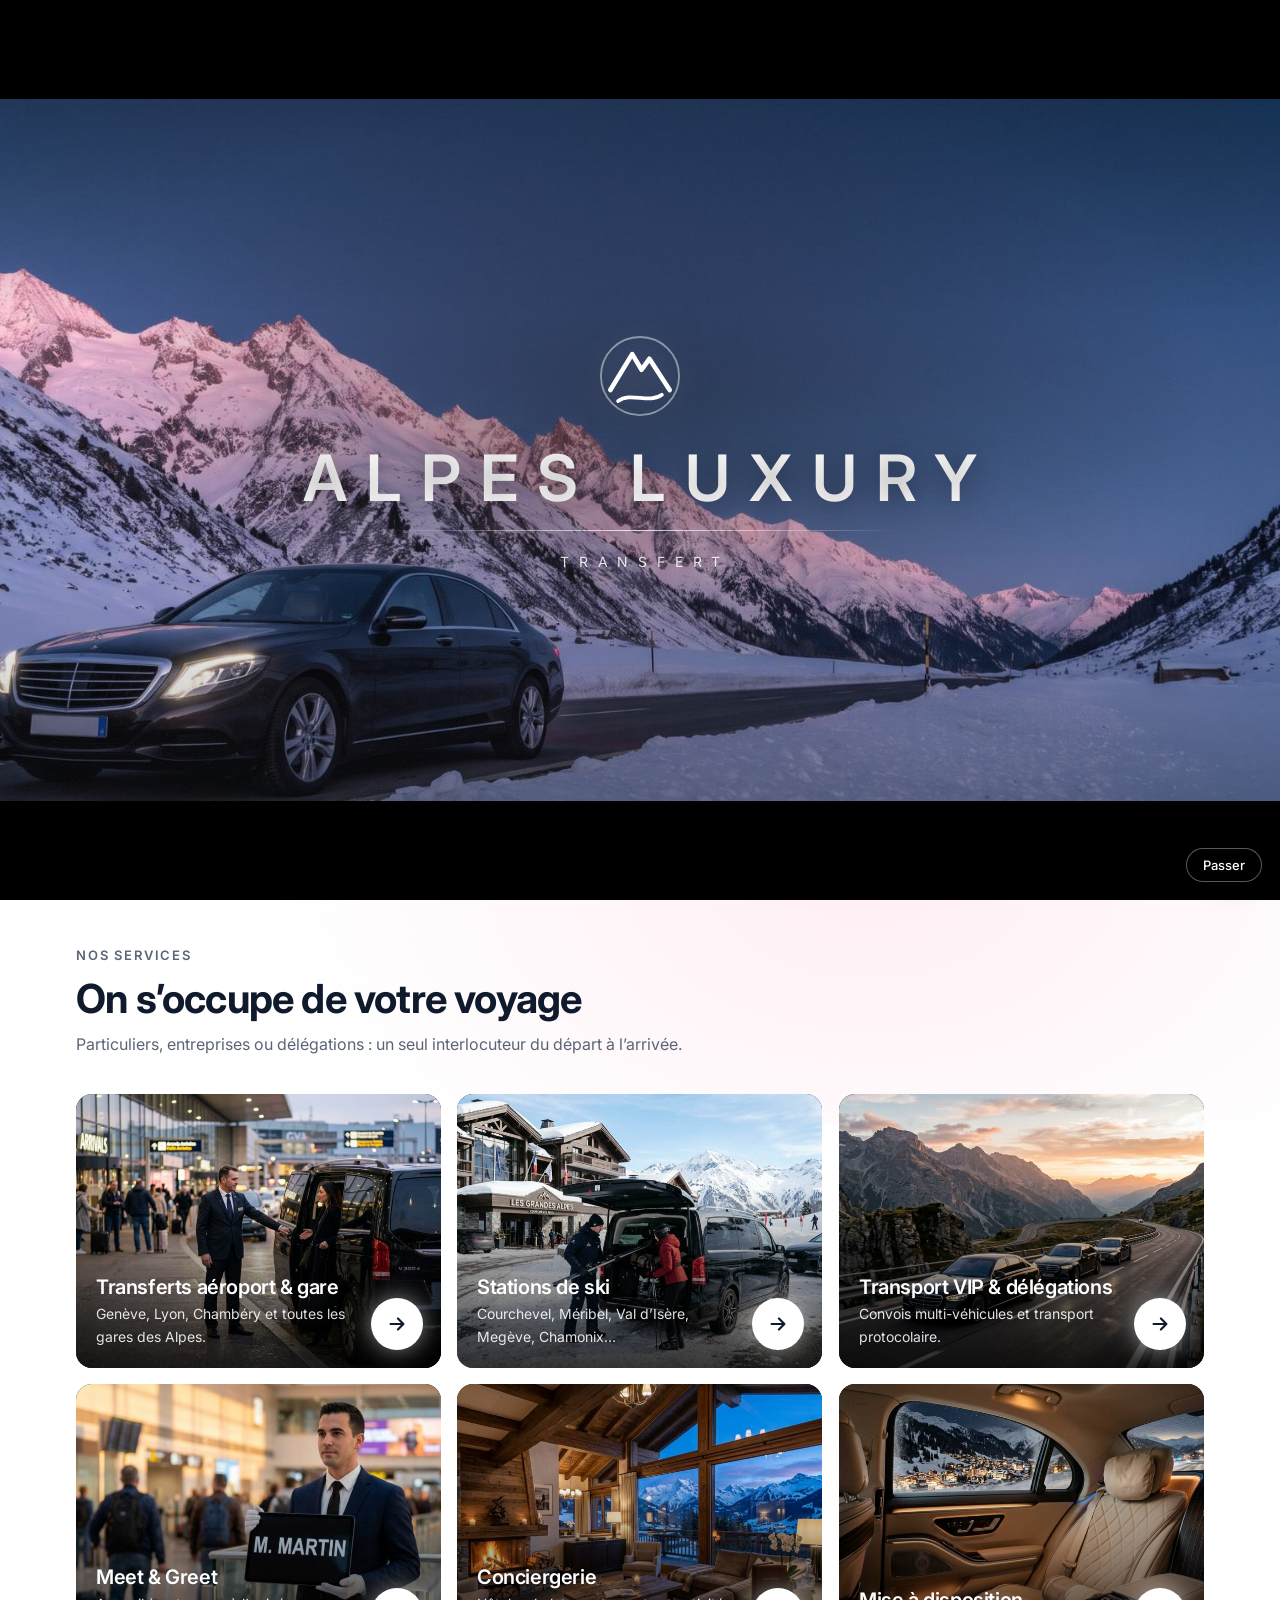
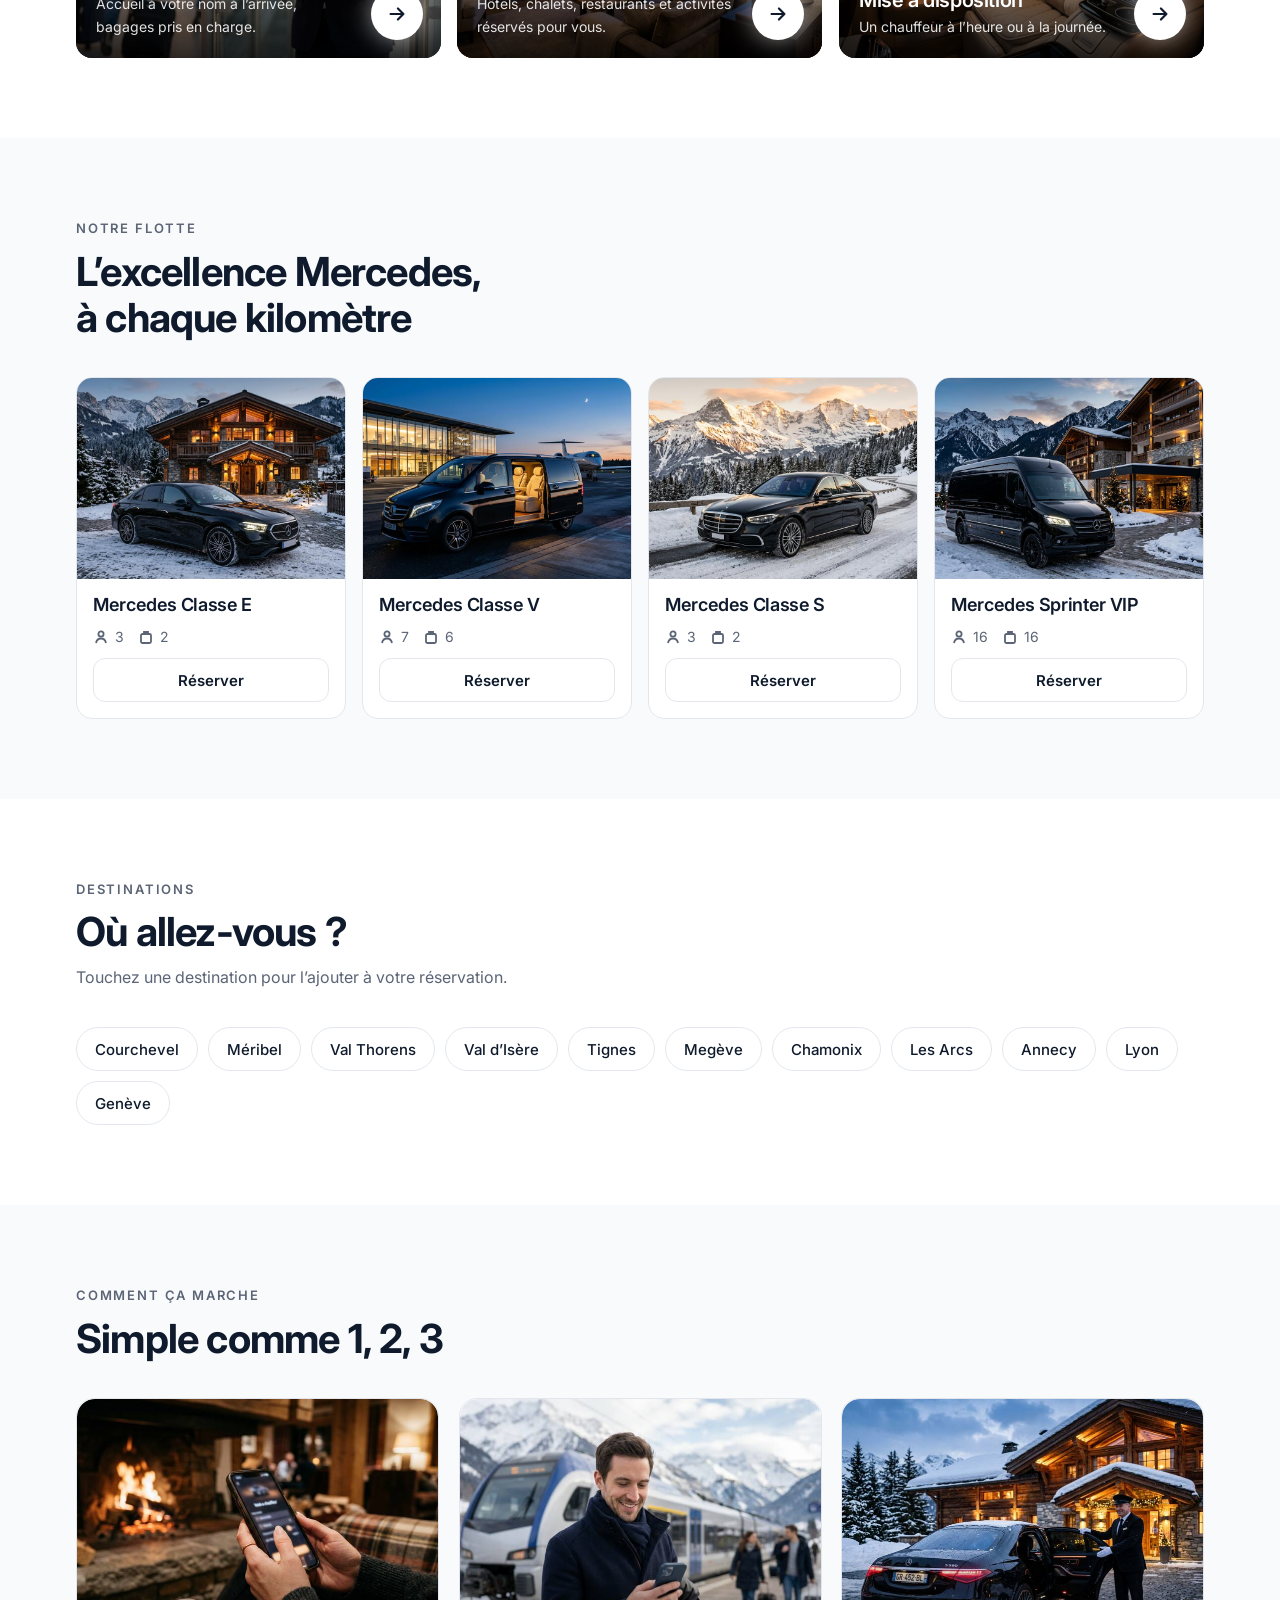
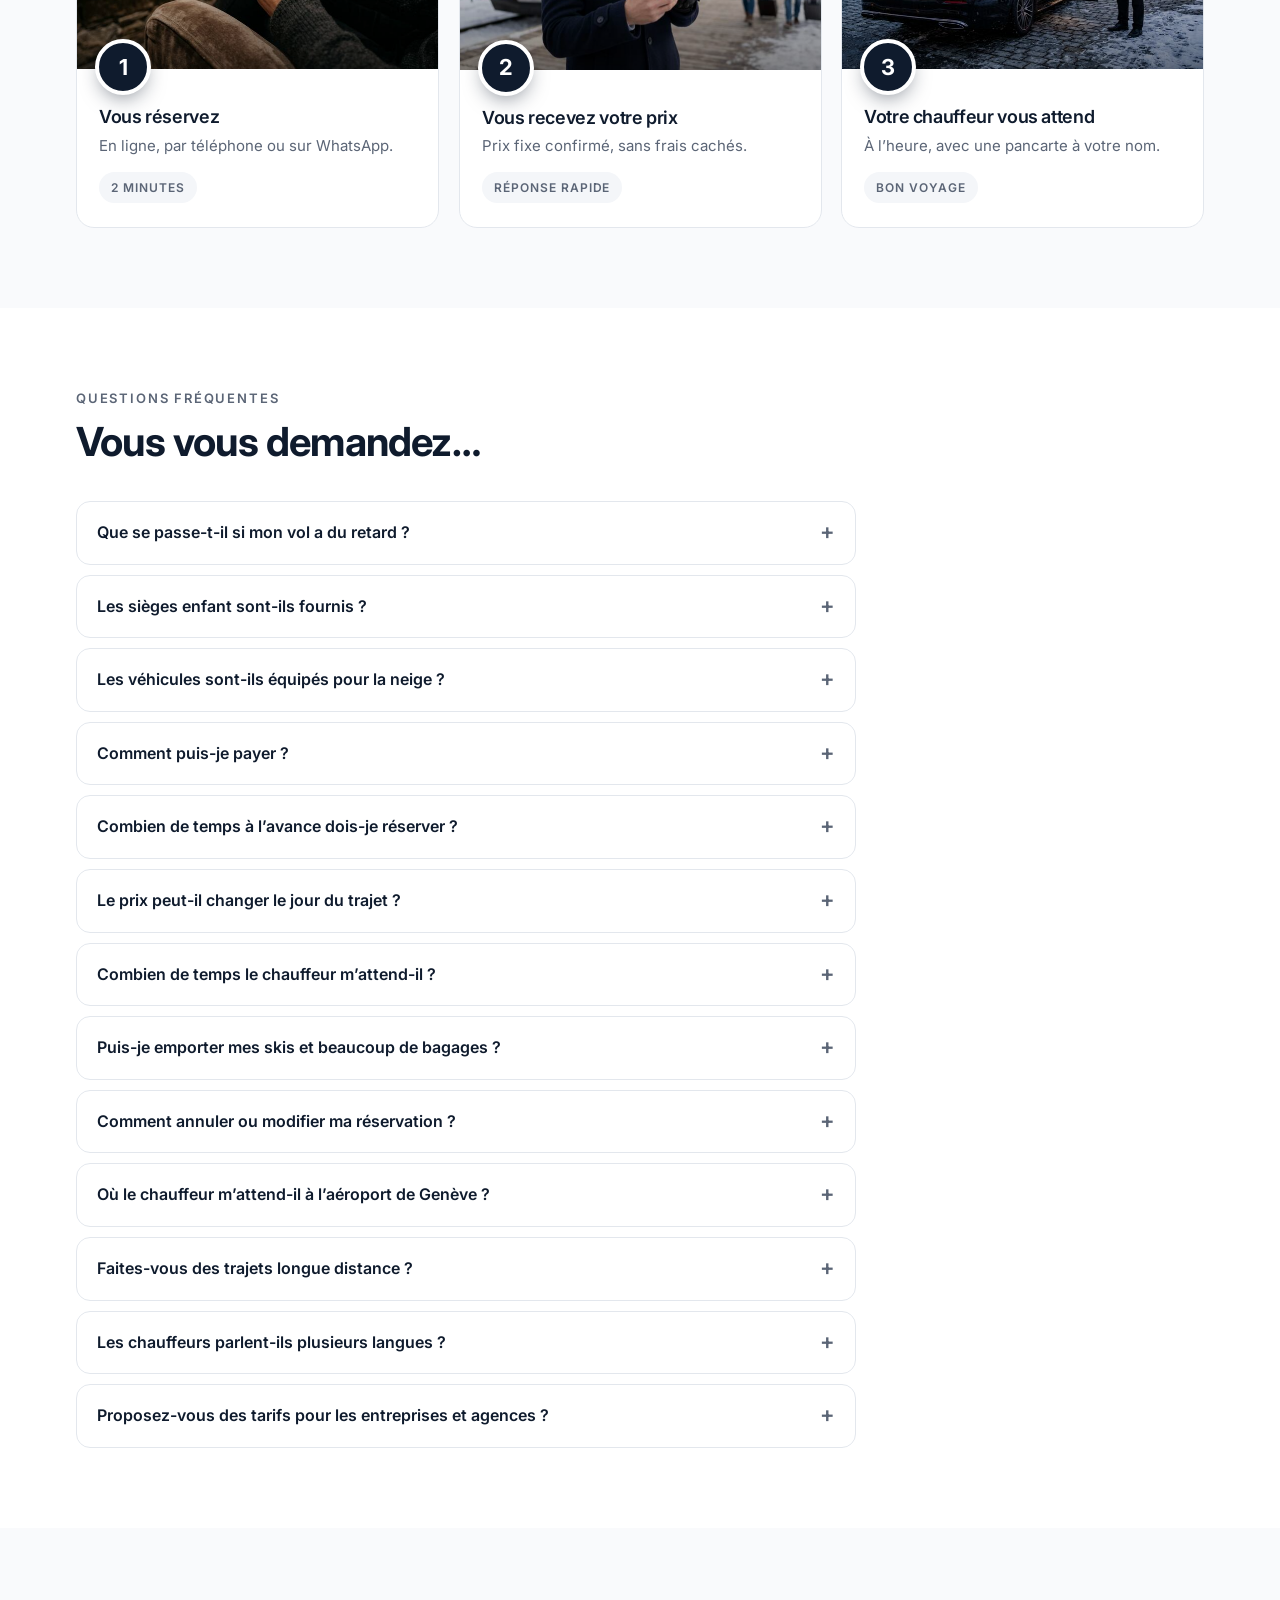
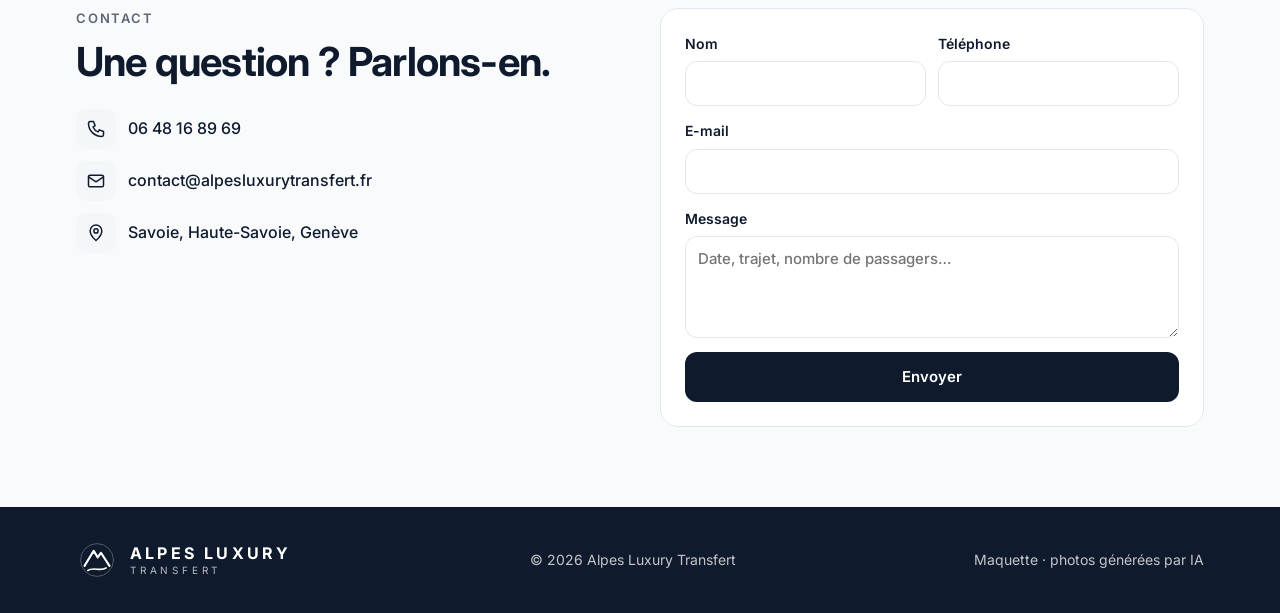
<file: index.html>
<!DOCTYPE html>
<html lang="fr">
<head>
<meta charset="utf-8">
<meta name="viewport" content="width=device-width, initial-scale=1, viewport-fit=cover">
<title>Alpes Luxury Transfert</title>
<meta name="claude:viewport-fit-sides" content="cover">
<link rel="icon" href="img/logo.svg" type="image/svg+xml">
<link rel="preconnect" href="https://fonts.googleapis.com">
<link rel="stylesheet" href="https://fonts.googleapis.com/css2?family=Inter:wght@400;500;600;700&family=Noto+Sans+Arabic:wght@400;500;600;700&display=swap">
<style>
/* Layout: classic business site (like Duo Clean). Header + video hero with booking card, trust row, services, fleet photos, destinations, 1-2-3, FAQ, contact, footer, WhatsApp button. */
:root{
  --navy:#0F1B2D; --navy-2:#1B2B44; --ink:#0F1B2D; --muted:#5B6576; --bg:#FFFFFF; --soft:#F4F6F9; --line:#E3E7ED; --soft-a:rgba(244,246,249,.55); --au1:rgba(176,204,255,.55); --au2:rgba(214,200,255,.45); --au3:rgba(255,214,226,.4);
  --card:#FFFFFF; --wa:#25D366;
  --sans:"Inter", system-ui, -apple-system, "Segoe UI", sans-serif;
  padding-top:env(safe-area-inset-top,0px); padding-bottom:env(safe-area-inset-bottom,0px);
}
@media (prefers-color-scheme: dark){:root:not([data-theme="light"]){
  --ink:#EEF1F5; --muted:#A2ABB8; --bg:#0B111B; --soft:#111926; --line:#223047; --card:#141E2D; --soft-a:rgba(17,25,38,.55); --au1:rgba(40,80,150,.35); --au2:rgba(80,60,160,.28); --au3:rgba(150,60,100,.22); color-scheme:dark}}
:root[data-theme="dark"]{
  --ink:#EEF1F5; --muted:#A2ABB8; --bg:#0B111B; --soft:#111926; --line:#223047; --card:#141E2D; --soft-a:rgba(17,25,38,.55); --au1:rgba(40,80,150,.35); --au2:rgba(80,60,160,.28); --au3:rgba(150,60,100,.22); color-scheme:dark}

*{box-sizing:border-box}
[hidden]{display:none!important}
html{scroll-behavior:smooth;scroll-padding-top:80px}
body{margin:0;background:var(--bg);color:var(--ink);font-family:var(--sans);font-size:16px;line-height:1.6;-webkit-font-smoothing:antialiased}
img{max-width:100%;display:block}
a{color:inherit;text-decoration:none}
h1,h2,h3{margin:0;line-height:1.15;letter-spacing:-.02em;text-wrap:balance}
h2{font-size:clamp(28px,4vw,40px);font-weight:700}
h3{font-size:18px;font-weight:600}
p{margin:0}
:focus-visible{outline:2px solid #3B82F6;outline-offset:2px}
.container{max-width:1160px;margin:0 auto;padding-left:max(16px,env(safe-area-inset-left,0px));padding-right:max(16px,env(safe-area-inset-right,0px))}
.eyebrow{font-size:13px;font-weight:600;letter-spacing:.14em;text-transform:uppercase;color:var(--muted);margin-bottom:10px}
.section{padding-block:80px}
.section--soft{background:var(--soft-a)}
.head{max-width:640px;margin-bottom:36px}
.head p:not(.eyebrow){color:var(--muted);margin-top:10px}

.btn{display:inline-flex;align-items:center;justify-content:center;gap:8px;height:50px;padding-inline:24px;border-radius:12px;border:0;background:var(--navy);color:#fff;font:600 15px var(--sans);cursor:pointer;transition:transform .15s,background .2s}
.btn:hover{background:var(--navy-2)}
.btn:active{transform:scale(.98)}
.btn--light{background:#fff;color:var(--navy)}
.btn--light:hover{background:#EEF1F5}
.btn--outline{background:transparent;color:var(--ink);border:1px solid var(--line)}
.btn--outline:hover{background:var(--soft)}
.btn--full{width:100%}

/* header */
.header{position:sticky;top:env(safe-area-inset-top,0px);z-index:40;background:var(--navy);color:#fff}
body::before{content:"";position:fixed;inset:0 0 auto;height:env(safe-area-inset-top,0px);z-index:41;background:var(--navy)}
.header .container{display:flex;align-items:center;justify-content:space-between;height:68px;gap:16px}
.logo{display:flex;align-items:center;gap:12px;line-height:1}
.logo span{display:flex;flex-direction:column}
.logo .mark{width:42px;height:42px;flex:none}
.logo b{font-size:16px;font-weight:700;letter-spacing:.2em}
.logo small{font-size:10px;letter-spacing:.38em;opacity:.7;margin-top:4px}
.nav{display:flex;align-items:center;gap:26px;font-size:15px}
.nav a:not(.btn){opacity:.85}
.nav a:not(.btn):hover{opacity:1}
.nav .btn{height:40px;padding-inline:18px;font-size:14px}
.lang{display:flex;gap:4px;font-size:13px;font-weight:600}
.lang button{background:none;border:1px solid rgba(255,255,255,.25);color:#fff;border-radius:8px;padding:4px 8px;font:inherit;cursor:pointer;opacity:.7}
.lang button[aria-pressed="true"]{opacity:1;background:rgba(255,255,255,.12)}
.lang--m{display:none;margin-left:auto}
.logo b,.logo small{white-space:nowrap}
@media (max-width:440px){.logo{gap:8px}.logo b{font-size:13px;letter-spacing:.12em}.logo small{font-size:9px;letter-spacing:.3em}.logo .mark{width:34px;height:34px}.lang--m button{padding:4px 6px}.header .container{gap:10px}}
@media (max-width:900px){.lang--m{display:flex}.nav .lang{display:none}}
[dir="rtl"] .svc .go svg,[dir="rtl"] .btn .arr{transform:scaleX(-1)}
[dir="rtl"] .svc .tx{padding-right:20px;padding-left:84px}
[dir="rtl"] .svc .go{right:auto;left:18px}
[dir="rtl"] body{font-family:"Noto Sans Arabic",var(--sans)}
.burger{display:none;background:none;border:0;padding:8px;cursor:pointer}
.burger span{display:block;width:24px;height:2px;background:#fff;margin:5px 0}
@media (max-width:900px){
  .nav{display:none;position:absolute;top:68px;left:0;right:0;background:var(--navy);flex-direction:column;align-items:stretch;gap:0;padding:8px max(16px,env(safe-area-inset-right,0px)) 16px max(16px,env(safe-area-inset-left,0px))}
  .nav.open{display:flex}
  .nav a:not(.btn){padding:12px 0;border-bottom:1px solid rgba(255,255,255,.1)}
  .nav .btn{margin-top:12px;height:48px}
  .burger{display:block}
}

/* hero */
.hero{position:relative;color:#fff;background:#0A0F18;overflow:hidden}
.hero::before{content:"";position:absolute;inset:-40px;background:url("img/hero-desktop.jpg") 60% 80%/cover no-repeat;transform:scaleX(-1)}
@media (max-width:960px){.hero::before{background-image:url("img/hero-mobile.jpg");background-size:100% auto;background-position:center top;transform:none}.hero .container{row-gap:0!important}.hero .container>div:first-child{min-height:calc(179.2vw*.87 - 32px)}.hero::after{background:linear-gradient(180deg,rgba(8,12,20,.5) 0%,rgba(8,12,20,.15) 30%,rgba(8,12,20,0) 45%,rgba(10,15,24,.9) min(150vw,1100px),#0A0F18 min(180vw,1300px))}}
.hero canvas{position:absolute;inset:0;width:100%;height:100%}
.hero::after{content:"";position:absolute;inset:0;background:linear-gradient(180deg,rgba(8,12,20,.55) 0%,rgba(8,12,20,.25) 45%,rgba(8,12,20,.1) 100%),linear-gradient(90deg,rgba(8,12,20,.45) 0%,rgba(8,12,20,0) 60%)}
.hero .container{position:relative;z-index:2;display:grid;grid-template-columns:1fr 440px;gap:48px;align-items:start;padding-block:64px 72px}
.hero h1{font-size:clamp(34px,5.4vw,58px);font-weight:700}
.hero .lead{font-size:18px;opacity:.9;margin-top:16px;max-width:30em}
.checks{list-style:none;padding:0;margin:24px 0 0;display:flex;flex-wrap:wrap;gap:8px 20px;font-size:15px;font-weight:500}
.checks li::before{content:"✓";margin-right:8px;font-weight:700}
@media (max-width:960px){
  .hero::after{background:linear-gradient(180deg,rgba(8,12,20,.55),rgba(8,12,20,.35) 40%,rgba(8,12,20,.6))}
  .hero .container{grid-template-columns:1fr;gap:24px;padding-block:32px 40px}
  .hero .lead{font-size:16px}
}

/* booking card */
.book{background:var(--card);color:var(--ink);border-radius:18px;padding:18px;box-shadow:0 24px 60px -20px rgba(0,0,0,.45)}
.tabs{display:grid;grid-template-columns:1fr 1fr;background:var(--soft);border-radius:12px;padding:4px;margin-bottom:14px}
.tabs button{height:42px;border:0;border-radius:9px;background:none;color:var(--muted);font:600 15px var(--sans);cursor:pointer}
.tabs button[aria-selected="true"]{background:var(--navy);color:#fff}
.f{display:flex;flex-direction:column;gap:6px;margin-bottom:12px;min-width:0}
.f span{font-size:13px;font-weight:600;color:var(--muted)}
.f .in{display:flex;align-items:center;gap:10px;height:50px;border:1px solid var(--line);border-radius:12px;padding-inline:12px;background:var(--card)}
.f .in:focus-within{border-color:var(--navy);box-shadow:0 0 0 3px rgba(59,130,246,.2)}
.f svg{width:18px;height:18px;flex:none;stroke:var(--muted);fill:none;stroke-width:2;stroke-linecap:round;stroke-linejoin:round}
.f input,.f select{flex:1;min-width:0;border:0;background:none;color:var(--ink);font:500 15px var(--sans);height:100%;outline:none}
.fl-ok{display:flex;gap:6px;font-size:13px;font-weight:600;color:#15803D}
.f .fl-ok span{font-size:13px;color:#15803D}
.row{display:grid;grid-template-columns:1.4fr 1fr;gap:10px}
.done{margin-top:12px;padding:12px 14px;border-radius:12px;background:var(--soft);font-size:14px}
.done b{display:block}

/* trust row */
.trust{border-bottom:1px solid var(--line)}
.trust .container{display:grid;grid-template-columns:repeat(4,1fr);gap:16px;padding-block:22px}
.trust div{display:flex;align-items:center;gap:12px;font-size:14px;font-weight:600}
.trust svg{width:22px;height:22px;flex:none;stroke:var(--ink);fill:none;stroke-width:1.8;stroke-linecap:round;stroke-linejoin:round}
@media (max-width:800px){.trust .container{grid-template-columns:1fr 1fr}}

/* services */
.grid3{display:grid;grid-template-columns:repeat(3,1fr);gap:16px}
.card{background:var(--card);border:1px solid var(--line);border-radius:16px;padding:24px;transition:transform .2s,box-shadow .2s}
.card:hover{transform:translateY(-3px);box-shadow:0 12px 30px -12px rgba(15,27,45,.18)}
.card .ic{width:44px;height:44px;border-radius:12px;background:var(--soft);display:grid;place-items:center;margin-bottom:16px}
.card .ic svg{width:22px;height:22px;stroke:var(--ink);fill:none;stroke-width:1.8;stroke-linecap:round;stroke-linejoin:round}
.card p{color:var(--muted);font-size:15px;margin-top:6px}
@media (max-width:900px){.grid3{grid-template-columns:1fr 1fr}}
@media (max-width:560px){.grid3{grid-template-columns:1fr}}

.svc{position:relative;border-radius:16px;overflow:hidden;aspect-ratio:4/3;max-width:100%;background:#0A0F18;color:#fff;isolation:isolate}
.svc img{position:absolute;inset:0;width:100%;height:100%;object-fit:cover;transition:transform .7s}
.svc:hover img{transform:scale(1.06)}
.svc::after{content:"";position:absolute;inset:0;background:linear-gradient(180deg,rgba(0,0,0,0) 35%,rgba(0,0,0,.78));z-index:1}
.svc .tx{position:absolute;left:0;right:0;bottom:0;z-index:2;padding:20px}
.svc h3{font-size:20px}
.svc p{font-size:14px;opacity:.88;margin-top:4px}
@media (max-width:560px){.svc{aspect-ratio:16/11}}


.svc .tx{padding-right:84px}
.svc .go{position:absolute;right:18px;bottom:18px;z-index:3;width:52px;height:52px;border-radius:50%;background:#fff;display:grid;place-items:center;box-shadow:0 0 0 0 rgba(255,255,255,.7),0 0 24px rgba(255,255,255,.55);transition:transform .25s}
.svc .go svg{width:22px;height:22px;stroke:#0F1B2D;fill:none;stroke-width:2.4;stroke-linecap:round;stroke-linejoin:round}
.svc:hover .go{transform:scale(1.1)}
.svc::before{content:"";position:absolute;top:0;bottom:0;width:45%;left:-60%;z-index:2;background:linear-gradient(100deg,transparent,rgba(255,255,255,.22),transparent);transform:skewX(-18deg);pointer-events:none}
@media (prefers-reduced-motion:no-preference){
  .svc .go{animation:glow 2.2s ease-out infinite}
  @keyframes glow{0%{box-shadow:0 0 0 0 rgba(255,255,255,.75),0 0 22px rgba(255,255,255,.5)}70%{box-shadow:0 0 0 16px rgba(255,255,255,0),0 0 30px rgba(255,255,255,.7)}100%{box-shadow:0 0 0 0 rgba(255,255,255,0),0 0 22px rgba(255,255,255,.5)}}
  .svc::before{animation:shine 5s ease-in-out infinite}
  .svc:nth-child(2)::before{animation-delay:.8s}.svc:nth-child(3)::before{animation-delay:1.6s}.svc:nth-child(4)::before{animation-delay:2.4s}.svc:nth-child(5)::before{animation-delay:3.2s}.svc:nth-child(6)::before{animation-delay:4s}
  @keyframes shine{0%,70%{left:-60%}100%{left:130%}}
}
/* service pages */
.sp-hero{position:relative;min-height:340px;display:flex;align-items:flex-end;color:#fff;background:#0A0F18;overflow:hidden}
.sp-hero img{position:absolute;inset:0;width:100%;height:100%;object-fit:cover}
.sp-hero::after{content:"";position:absolute;inset:0;background:linear-gradient(180deg,rgba(8,12,20,.25),rgba(8,12,20,.8))}
.sp-hero .container{position:relative;z-index:2;width:100%;padding-block:28px 36px}
.sp-back{display:inline-flex;align-items:center;gap:6px;font-size:14px;font-weight:600;padding:8px 14px;border-radius:999px;background:rgba(255,255,255,.14);backdrop-filter:blur(8px);margin-bottom:18px}
.sp-hero h1{font-size:clamp(32px,5vw,52px);font-weight:700}
.sp-hero p{font-size:17px;opacity:.9;margin-top:10px;max-width:36em}
.sp-grid{display:grid;grid-template-columns:1fr 420px;gap:32px;align-items:start}
@media (max-width:900px){.sp-grid{grid-template-columns:1fr}.tool{position:static;order:-1}}
.incl{list-style:none;padding:0;margin:0;display:grid;gap:12px}
.incl li{display:flex;gap:12px;align-items:flex-start;background:var(--card);border:1px solid var(--line);border-radius:14px;padding:14px 16px}
.incl li::before{content:"✓";flex:none;width:24px;height:24px;border-radius:50%;background:var(--navy);color:#fff;display:grid;place-items:center;font-size:13px;font-weight:700}
:root[data-theme="dark"] .incl li::before{background:#EEF1F5;color:#0F1B2D}
.incl b{display:block;font-weight:600}
.incl span{color:var(--muted);font-size:14px}
.tool{background:var(--card);border:1px solid var(--line);border-radius:18px;padding:22px;position:sticky;top:90px}
.tool h3{font-size:20px;margin-bottom:4px}
.tool .sub{color:var(--muted);font-size:14px;margin-bottom:16px}
.tool label{display:flex;flex-direction:column;gap:6px;font-size:13px;font-weight:600;color:var(--muted);margin-bottom:12px}
.tool input[type=text],.tool select,.tool textarea{border:1px solid var(--line);border-radius:12px;padding:12px;font:500 15px var(--sans);background:var(--card);color:var(--ink);width:100%}
.chips{display:flex;flex-wrap:wrap;gap:8px;margin-bottom:14px}
.chips button{height:40px;padding-inline:14px;border-radius:999px;border:1px solid var(--line);background:var(--card);color:var(--ink);font:500 14px var(--sans);cursor:pointer}
.chips button[aria-pressed="true"]{background:var(--navy);color:#fff;border-color:var(--navy)}
.result{background:var(--soft);border-radius:12px;padding:14px;margin-bottom:14px;font-size:15px}
.result b{display:block;font-size:22px;letter-spacing:-.01em}
.stepper{display:flex;align-items:center;gap:12px;margin-bottom:14px}
.stepper button{width:44px;height:44px;border-radius:12px;border:1px solid var(--line);background:var(--card);color:var(--ink);font-size:22px;cursor:pointer}
.stepper output{font-size:26px;font-weight:700;min-width:2ch;text-align:center;font-variant-numeric:tabular-nums}
.checks2{display:grid;gap:8px;margin-bottom:14px}
.checks2 label{flex-direction:row;align-items:center;gap:10px;margin:0;color:var(--ink);font-weight:500;font-size:15px;border:1px solid var(--line);border-radius:12px;padding:11px 12px;cursor:pointer}
.checks2 input{width:18px;height:18px;accent-color:#0F1B2D}
.sign{background:#fff;color:#0F1B2D;border:8px solid #1B2B44;border-radius:6px;padding:22px 14px;text-align:center;margin-bottom:14px;box-shadow:0 14px 30px -14px rgba(0,0,0,.4)}
.sign .nm{font-size:clamp(22px,4vw,30px);font-weight:700;letter-spacing:.03em;word-break:break-word;min-height:1.2em}
.sign .co{display:flex;align-items:center;justify-content:center;gap:6px;font-size:11px;letter-spacing:.2em;margin-top:8px;color:#5B6576}
.sign .co svg{width:18px;height:18px}
input[type=range]{width:100%;accent-color:#0F1B2D}
.others{display:grid;grid-template-columns:repeat(5,1fr);gap:12px}
.others a{position:relative;border-radius:14px;overflow:hidden;aspect-ratio:1/1;max-width:100%;color:#fff;display:flex;align-items:flex-end;padding:12px;font-weight:600;font-size:14px;isolation:isolate}
.others img{position:absolute;inset:0;width:100%;height:100%;object-fit:cover;z-index:-2}
.others a::after{content:"";position:absolute;inset:0;background:linear-gradient(180deg,transparent 40%,rgba(0,0,0,.75));z-index:-1}
@media (max-width:900px){.others{grid-template-columns:repeat(3,1fr)}}
@media (max-width:520px){.others{display:flex;overflow-x:auto;scroll-snap-type:x mandatory;padding-bottom:6px}.others a{flex:0 0 46%;scroll-snap-align:start}}


/* ===== Effets dynamiques ===== */
.aurora{position:fixed;inset:-25%;z-index:-1;pointer-events:none;background:
  radial-gradient(38% 32% at 18% 28%,var(--au1),transparent 70%),
  radial-gradient(34% 30% at 82% 22%,var(--au2),transparent 70%),
  radial-gradient(44% 38% at 62% 82%,var(--au3),transparent 70%)}
#snow{position:absolute;inset:0;width:100%;height:100%;z-index:1;pointer-events:none}
.hero::before{translate:var(--mx,0px) calc(var(--my,0px) + var(--hy,0px));transition:translate .9s cubic-bezier(.2,.7,.2,1)}
.steps .clip{position:absolute;inset:0;overflow:hidden;border-radius:18px 18px 0 0}
.car .ph{position:relative}
.glare{position:absolute;inset:0;z-index:2;pointer-events:none;overflow:hidden;border-radius:inherit;opacity:0;transition:opacity .4s;background:radial-gradient(circle at var(--gx,50%) var(--gy,50%),rgba(255,255,255,.32),rgba(255,255,255,0) 45%)}
.glare::before{content:"";position:absolute;top:0;bottom:0;width:40%;left:-70%;background:linear-gradient(100deg,transparent,rgba(255,255,255,.4),transparent);transform:skewX(-18deg)}
@media (prefers-reduced-motion:no-preference){
  .aurora{animation:aur 36s ease-in-out infinite alternate;will-change:transform}
  @keyframes aur{0%{transform:translate3d(0,0,0) rotate(0deg) scale(1)}50%{transform:translate3d(5%,-4%,0) rotate(10deg) scale(1.08)}100%{transform:translate3d(-4%,5%,0) rotate(-8deg) scale(1)}}
  .hero::before{animation:kbd 22s ease-in-out infinite alternate}
  @keyframes kbd{from{transform:scaleX(-1) scale(1.02)}to{transform:scaleX(-1) scale(1.12)}}
  @media (max-width:960px){.hero::before{animation-name:kbm}@keyframes kbm{from{transform:scale(1.02)}to{transform:scale(1.1)}}}
  .fx{transform:perspective(1100px) rotateX(var(--rx,0deg)) rotateY(var(--ry,0deg)) translate3d(0,var(--ty,34px),0);transition:transform 1s cubic-bezier(.2,.7,.2,1),box-shadow .4s;will-change:transform}
  .fx.in{--ty:0px}
  .fx:hover{transition:transform .25s ease-out,box-shadow .4s;box-shadow:0 30px 60px -25px rgba(15,27,45,.45)}
  .fx img{transform:translate3d(0,var(--py,0px),0) scale(var(--sc,1.3))!important;transition:transform 1.8s cubic-bezier(.2,.7,.2,1)!important;will-change:transform}
  .fx.in img{--sc:1.1}
  .fx:hover img{--sc:1.2;transition:transform .9s cubic-bezier(.2,.7,.2,1)!important}
  .fx:hover .glare{opacity:1}
  .fx.in .glare{opacity:1;background:none}
  .fx.in:hover .glare{background:radial-gradient(circle at var(--gx,50%) var(--gy,50%),rgba(255,255,255,.32),rgba(255,255,255,0) 45%)}
  .fx.in .glare::before{animation:sweep 1.5s .35s cubic-bezier(.3,.6,.3,1) both}
  @keyframes sweep{to{left:140%}}
}


/* ===== Intro ===== */
#intro{position:fixed;inset:0;z-index:200;overflow:hidden;background:#05080E;color:#fff;display:grid;place-items:center;transition:opacity 1s ease .2s}
#intro video,#intro .poster{position:absolute;inset:0;width:100%;height:100%;object-fit:cover}
#intro .poster{background:url("img/hero-desktop.jpg") 40% center/cover;transform:scaleX(-1)}
@media (max-width:760px){#intro .poster{background-image:url("img/hero-mobile.jpg");transform:none}}
#intro video{opacity:0;transform:scale(1.08);transition:opacity 1.2s ease,transform 6s cubic-bezier(.2,.6,.2,1)}
#intro.play video{opacity:1;transform:scale(1)}
#intro .veil{position:absolute;inset:0;background:radial-gradient(60% 45% at 50% 45%,rgba(5,8,14,.45),rgba(5,8,14,0) 75%),linear-gradient(180deg,rgba(5,8,14,.45),rgba(5,8,14,0) 35%,rgba(5,8,14,0) 65%,rgba(5,8,14,.45))}
#intro .stage{position:relative;z-index:2;display:flex;flex-direction:column;align-items:center;gap:clamp(12px,2vw,20px);text-align:center;will-change:transform,opacity}
#intro .mk{width:clamp(70px,10vw,100px);height:auto;overflow:visible;filter:drop-shadow(0 0 18px rgba(255,255,255,.25))}
#intro .mk path,#intro .mk circle{fill:none;stroke:#fff;stroke-linecap:round;stroke-linejoin:round}
#intro .mk .c{stroke-width:1.2;stroke-opacity:.45;stroke-dasharray:160;stroke-dashoffset:160}
#intro .mk .m{stroke-width:3;stroke-dasharray:90;stroke-dashoffset:90}
#intro .mk .r{stroke-width:2.4;stroke-dasharray:40;stroke-dashoffset:40}
#intro.play .mk .c{animation:draw 1.3s .5s cubic-bezier(.6,0,.2,1) forwards}
#intro.play .mk .m{animation:draw 1.1s .5s cubic-bezier(.6,0,.2,1) forwards}
#intro.play .mk .r{animation:draw .8s 1.1s cubic-bezier(.6,0,.2,1) forwards}
@keyframes draw{to{stroke-dashoffset:0}}
#intro .word{font-weight:600;font-size:clamp(26px,6vw,64px);line-height:1;white-space:nowrap;letter-spacing:.05em;padding-left:.05em;opacity:0;filter:blur(10px);text-shadow:0 2px 30px rgba(0,0,0,.45)}
#intro.play .word{animation:grow 2.4s 1s cubic-bezier(.16,.8,.2,1) forwards}
@keyframes grow{0%{opacity:0;filter:blur(10px);letter-spacing:.05em;padding-left:.05em;transform:scale(.86)}60%{opacity:1;filter:blur(0)}100%{opacity:1;filter:blur(0);letter-spacing:.3em;padding-left:.3em;transform:scale(1)}}
#intro .tag{font-size:clamp(11px,1.5vw,14px);letter-spacing:.2em;padding-left:.2em;opacity:0;color:rgba(255,255,255,.85)}
#intro.play .tag{animation:tag 1.4s 2.3s ease-out forwards}
@keyframes tag{to{opacity:1;letter-spacing:.7em;padding-left:.7em}}
#intro .line{width:0;height:1px;background:linear-gradient(90deg,transparent,rgba(255,255,255,.8),transparent)}
#intro.play .line{animation:ln 1.6s 1.9s cubic-bezier(.2,.7,.2,1) forwards}
@keyframes ln{to{width:min(70vw,520px)}}
#intro.out .stage{animation:zoomout 1.1s cubic-bezier(.7,0,.3,1) forwards}
@keyframes zoomout{to{transform:scale(3.2);opacity:0;filter:blur(6px)}}
#intro.out{opacity:0;pointer-events:none}
#intro .bar{position:absolute;left:0;right:0;height:11vh;background:#000;z-index:3;transition:transform 1.1s cubic-bezier(.77,0,.18,1)}
@media (max-width:760px){#intro .bar{height:8vh}}
#intro .bar.t{top:0}#intro .bar.b{bottom:0}
#intro.out .bar.t{transform:translateY(-100%)}#intro.out .bar.b{transform:translateY(100%)}
#intro .grain{position:absolute;inset:-50%;z-index:1;pointer-events:none;opacity:.08;background-image:url("data:image/svg+xml,%3Csvg xmlns='http://www.w3.org/2000/svg' width='160' height='160'%3E%3Cfilter id='n'%3E%3CfeTurbulence type='fractalNoise' baseFrequency='.9' numOctaves='2' stitchTiles='stitch'/%3E%3C/filter%3E%3Crect width='100%25' height='100%25' filter='url(%23n)'/%3E%3C/svg%3E");animation:gr .6s steps(4) infinite}
@keyframes gr{0%{transform:translate(0,0)}25%{transform:translate(-3%,2%)}50%{transform:translate(2%,-3%)}75%{transform:translate(-2%,-1%)}}
#intro .word{background:linear-gradient(100deg,#fff 0%,#fff 40%,#FFF3D6 50%,#fff 60%,#fff 100%);background-size:250% 100%;background-position:120% 0;-webkit-background-clip:text;background-clip:text;color:transparent}
#intro.play .word{animation:grow 2.6s 1.2s cubic-bezier(.16,.8,.2,1) forwards,shine 1.6s 3.1s ease-in-out forwards}
@keyframes shine{to{background-position:-30% 0}}
#intro .skip{position:absolute;z-index:3;right:max(18px,env(safe-area-inset-right,0px));bottom:calc(18px + env(safe-area-inset-bottom,0px));background:rgba(0,0,0,.25);backdrop-filter:blur(6px);border:1px solid rgba(255,255,255,.35);color:#fff;border-radius:999px;padding:8px 16px;font:500 13px var(--sans);cursor:pointer}
html.intro-on body{overflow:hidden}
html.intro-on .hero h1,html.intro-on .hero .lead,html.intro-on .hero .checks,html.intro-on .hero .book{opacity:0;transform:translateY(26px)}
.hero h1,.hero .lead,.hero .checks,.hero .book{transition:opacity 1s cubic-bezier(.2,.7,.2,1),transform 1.1s cubic-bezier(.2,.7,.2,1)}
html.intro-done .hero .lead{transition-delay:.12s}html.intro-done .hero .checks{transition-delay:.22s}html.intro-done .hero .book{transition-delay:.3s}


/* autocomplete + prix */
.f{position:relative}
.ac{position:absolute;left:0;right:0;top:calc(100% + 4px);z-index:30;background:var(--card);border:1px solid var(--line);border-radius:14px;box-shadow:0 18px 40px -12px rgba(15,27,45,.35);padding:6px;max-height:320px;overflow:auto}
.ac-it{display:flex;align-items:center;gap:10px;width:100%;text-align:left;background:none;border:0;border-radius:10px;padding:10px;color:var(--ink);font:inherit;cursor:pointer}
.ac-it:hover,.ac-it.on{background:var(--soft)}
.ac-it svg{width:18px;height:18px;flex:none;stroke:var(--muted);fill:none;stroke-width:2}
.ac-it span{display:flex;flex-direction:column;min-width:0}
.ac-it b{font-weight:600;font-size:15px;color:var(--ink);white-space:nowrap;overflow:hidden;text-overflow:ellipsis}
.ac-it small{font-size:12px;color:var(--muted);font-weight:500}
[dir="rtl"] .ac-it{text-align:right}
.price{margin:2px 0 14px;padding:12px;border-radius:14px;background:var(--soft)}
.pr-h{display:flex;justify-content:space-between;align-items:baseline;gap:8px;margin-bottom:10px;font-weight:600;font-size:14px}
.pr-h small{color:var(--muted);font-weight:500;font-size:12px}
.pr-g{display:grid;grid-template-columns:repeat(4,1fr);gap:6px}
.pr-it{display:flex;flex-direction:column;align-items:center;gap:2px;padding:8px 4px;border-radius:10px;border:1px solid var(--line);background:var(--card);color:var(--ink);font:inherit;cursor:pointer;transition:border-color .2s,transform .15s}
.pr-it small{font-size:11px;color:var(--muted);white-space:nowrap}
.pr-it b{font-size:15px;font-variant-numeric:tabular-nums}
.pr-it.on{border-color:var(--navy);box-shadow:0 0 0 1px var(--navy)}
:root[data-theme="dark"] .pr-it.on{border-color:#EEF1F5;box-shadow:0 0 0 1px #EEF1F5}
.pr-n{font-size:11px;color:var(--muted);margin-top:8px}
@media (max-width:400px){.pr-g{grid-template-columns:1fr 1fr}}
.done{display:flex;flex-direction:column;gap:4px}
.d-pr{font-weight:700}
.btn--wa{margin-top:8px;background:#25D366;color:#fff;height:46px}
.btn--wa:hover{background:#1EBE5A}

/* fleet */
.fleet{display:grid;grid-template-columns:repeat(4,1fr);gap:16px}
.car{background:var(--card);border:1px solid var(--line);border-radius:16px;overflow:hidden;display:flex;flex-direction:column}
.car .ph{aspect-ratio:4/3;max-width:100%;overflow:hidden}
.car img{width:100%;height:100%;object-fit:cover;transition:transform .6s}
.car:hover img{transform:scale(1.05)}
.car .bd{padding:16px;display:flex;flex-direction:column;gap:10px;flex:1}
.car .meta{display:flex;gap:14px;font-size:14px;color:var(--muted)}
.car .meta span{display:inline-flex;align-items:center;gap:6px}
.car .meta svg{width:16px;height:16px;stroke:currentColor;fill:none;stroke-width:1.8}
.car .btn{height:44px;margin-top:auto}
@media (max-width:1000px){.fleet{grid-template-columns:1fr 1fr}}
@media (max-width:520px){.fleet{grid-template-columns:1fr}}

/* destinations */
.dest{display:flex;flex-wrap:wrap;gap:10px}
.dest button{height:44px;padding-inline:18px;border-radius:999px;border:1px solid var(--line);background:var(--card);color:var(--ink);font:500 15px var(--sans);cursor:pointer}
.dest button:hover{border-color:var(--ink)}

/* steps */
.steps{list-style:none;padding:0;margin:0;display:grid;grid-template-columns:repeat(3,1fr);gap:20px;counter-reset:st}
.steps li{position:relative;background:var(--card);border:1px solid var(--line);border-radius:18px;overflow:hidden;display:flex;flex-direction:column}
.steps .ph{position:relative;aspect-ratio:4/3;max-width:100%}
.steps .ph img{width:100%;height:100%;object-fit:cover}
.steps .ph::after{content:"";position:absolute;inset:0;background:linear-gradient(180deg,transparent 55%,rgba(0,0,0,.45))}
.steps .n{position:absolute;left:18px;bottom:-26px;z-index:2;width:56px;height:56px;border-radius:50%;background:var(--navy);color:#fff;display:grid;place-items:center;font-weight:700;font-size:22px;border:4px solid var(--card);box-shadow:0 8px 20px -6px rgba(15,27,45,.5)}
.steps .bd{padding:38px 22px 24px}
.steps p{color:var(--muted);font-size:15px;margin-top:6px}
.steps .tag{display:inline-block;margin-top:14px;font-size:12px;font-weight:600;letter-spacing:.08em;text-transform:uppercase;color:var(--muted);background:var(--soft);border-radius:999px;padding:6px 12px}
@media (max-width:760px){.steps{grid-template-columns:1fr;gap:28px}.steps .ph{aspect-ratio:16/10}}

/* faq */
.faq{max-width:780px;display:grid;gap:10px}
.faq details{background:var(--card);border:1px solid var(--line);border-radius:14px;padding:0 20px}
.faq summary{cursor:pointer;list-style:none;padding:18px 0;font-weight:600;display:flex;justify-content:space-between;gap:16px}
.faq summary::-webkit-details-marker{display:none}
.faq summary::after{content:"+";font-size:22px;line-height:1;color:var(--muted)}
.faq details[open] summary::after{content:"–"}
.faq details p{color:var(--muted);padding-bottom:18px}

/* contact */
.contact{display:grid;grid-template-columns:1fr 1fr;gap:40px;align-items:start}
.clist{list-style:none;padding:0;margin:24px 0 0;display:grid;gap:12px}
.clist li{display:flex;align-items:center;gap:12px;font-weight:500}
.clist .ic{width:40px;height:40px;border-radius:10px;background:var(--soft);display:grid;place-items:center;flex:none}
.clist svg{width:20px;height:20px;stroke:var(--ink);fill:none;stroke-width:1.8;stroke-linecap:round;stroke-linejoin:round}
.form{background:var(--card);border:1px solid var(--line);border-radius:18px;padding:24px}
.form label{display:flex;flex-direction:column;gap:6px;font-size:14px;font-weight:600;margin-bottom:14px}
.form input,.form textarea{border:1px solid var(--line);border-radius:12px;padding:12px;font:500 15px var(--sans);background:var(--card);color:var(--ink);width:100%}
.form .two{display:grid;grid-template-columns:1fr 1fr;gap:12px}
@media (max-width:820px){.contact{grid-template-columns:1fr}}
@media (max-width:440px){.form .two{grid-template-columns:1fr}}

footer{background:var(--navy);color:rgba(255,255,255,.75);font-size:14px}
footer .container{display:flex;justify-content:space-between;align-items:center;flex-wrap:wrap;gap:16px;padding-block:32px}
footer .logo{color:#fff}

/* whatsapp */
.wa{position:fixed;right:max(18px,calc(env(safe-area-inset-right,0px) + 12px));bottom:calc(18px + env(safe-area-inset-bottom,0px));z-index:50;width:58px;height:58px;border-radius:50%;background:var(--wa);display:grid;place-items:center;box-shadow:0 10px 24px -6px rgba(0,0,0,.35)}
.wa svg{width:30px;height:30px;fill:#fff}
@media (prefers-reduced-motion:no-preference){.wa{animation:pop 3s ease-in-out infinite}@keyframes pop{0%,90%,100%{transform:scale(1)}95%{transform:scale(1.08)}}}
</style>
</head>
<body>
<div id="intro" aria-hidden="true" hidden>
  <div class="poster"></div>
  <video id="introVid" muted playsinline preload="auto"></video>
  <div class="veil"></div>
  <div class="grain"></div>
  <div class="bar t"></div><div class="bar b"></div>
  <div class="stage">
    <svg class="mk" viewBox="0 0 64 64"><circle class="c" cx="32" cy="32" r="25"/><path class="m" d="M13 41 L27 18 L33 28 L38 21 L51 41"/><path class="r" d="M18 48 C26 42, 38 50, 46 44"/></svg>
    <div class="word">ALPES LUXURY</div>
    <div class="line"></div>
    <div class="tag">TRANSFERT</div>
  </div>
  <button class="skip" type="button" id="introSkip">Passer</button>
</div>
<script>
(function(){
  var el = document.getElementById('intro'), root = document.documentElement;
  if (matchMedia('(prefers-reduced-motion: reduce)').matches) return;
  el.hidden = false; root.classList.add('intro-on');
  var v = document.getElementById('introVid');
  v.src = matchMedia('(max-width: 760px)').matches ? 'video/intro-m.mp4' : 'video/intro.mp4';
  var started = false, done = false;
  function start(){ if (started) return; started = true; el.classList.add('play'); setTimeout(finish, 5600); }
  function finish(){
    if (done) return; done = true;
    el.classList.add('out');
    root.classList.remove('intro-on'); root.classList.add('intro-done');
    setTimeout(function(){ try { v.pause(); } catch(e){} el.remove(); }, 1300);
  }
  v.addEventListener('playing', start);
  var p = v.play(); if (p && p.catch) p.catch(start);
  setTimeout(start, 900); /* si la vidéo tarde, l'animation démarre sur la photo */
  document.getElementById('introSkip').addEventListener('click', finish);
})();
</script>

<div class="aurora" aria-hidden="true"></div>
<header class="header" id="top">
  <div class="container">
    <a class="logo" href="#top" aria-label="Alpes Luxury Transfert, accueil"><svg class="mark" viewBox="0 0 64 64" aria-hidden="true"><circle cx="32" cy="32" r="25" fill="none" stroke="currentColor" stroke-opacity=".3" stroke-width="1.4"/><path d="M13 41 L27 18 L33 28 L38 21 L51 41" fill="none" stroke="currentColor" stroke-width="3.2" stroke-linejoin="round" stroke-linecap="round"/><path d="M24 23.2 L27 18 L30.2 23.4 L27.6 22 Z" fill="currentColor"/><path d="M18 48 C26 42, 38 50, 46 44" fill="none" stroke="currentColor" stroke-width="2.4" stroke-linecap="round"/></svg><span><b>ALPES LUXURY</b><small>TRANSFERT</small></span></a>
    <nav class="nav" id="nav">
      <a href="#services">Services</a>
      <a href="#flotte">Flotte</a>
      <a href="#destinations">Destinations</a>
      <a href="#faq">FAQ</a>
      <div class="lang" aria-label="Langue"><button type="button" data-l="fr" aria-pressed="true">FR</button><button type="button" data-l="en" aria-pressed="false">EN</button><button type="button" data-l="ar" aria-pressed="false">AR</button></div>
      <a class="btn btn--light" href="#reserver">Réserver</a>
    </nav>
    <div class="lang lang--m" id="lang-m" aria-label="Langue"><button type="button" data-l="fr" aria-pressed="true">FR</button><button type="button" data-l="en" aria-pressed="false">EN</button><button type="button" data-l="ar" aria-pressed="false">AR</button></div>
    <button class="burger" id="burger" aria-label="Ouvrir le menu" aria-expanded="false" aria-controls="nav"><span></span><span></span><span></span></button>
  </div>
</header>

<main id="home">
  <section class="hero" id="reserver">
    <canvas id="snow" aria-hidden="true"></canvas>
    <div class="container">
      <div>
        <h1>Votre chauffeur privé dans les Alpes</h1>
        <p class="lead">Aéroports, gares et stations de ski. Mercedes haut de gamme, prix fixe annoncé à l’avance.</p>
        <ul class="checks"><li>Suivi des vols</li><li>Accueil à votre nom</li><li>24h/24</li></ul>
      </div>

      <form class="book" id="book" novalidate aria-label="Réserver un transfert">
        <div class="tabs" role="tablist">
          <button type="button" role="tab" aria-selected="true" id="t-one">Aller simple</button>
          <button type="button" role="tab" aria-selected="false" id="t-ret">Aller-retour</button>
        </div>
        <label class="f" for="from"><span>De</span>
          <div class="in"><svg viewBox="0 0 24 24"><path d="M12 21s-7-6.2-7-11.5A7 7 0 0 1 19 9.5C19 14.8 12 21 12 21z"/><circle cx="12" cy="9.5" r="2.5"/></svg><input id="from" placeholder="Aéroport, gare, adresse" value="Aéroport de Genève"></div>
        </label>
        <label class="f" for="to"><span>Vers</span>
          <div class="in"><svg viewBox="0 0 24 24"><path d="M12 21s-7-6.2-7-11.5A7 7 0 0 1 19 9.5C19 14.8 12 21 12 21z"/><circle cx="12" cy="9.5" r="2.5"/></svg><input id="to" placeholder="Station, hôtel, chalet"></div>
        </label>
        <label class="f" for="flight"><span>N° de vol ou de train</span>
          <div class="in"><svg viewBox="0 0 24 24"><path d="M2 16l20-6-3-3-6 2-6-5-2 1 4 6-4 1-2-2-1 1z"/></svg><input id="flight" placeholder="ex. EZS 1452 (facultatif)" autocomplete="off" autocapitalize="characters"></div>
          <small class="fl-ok" id="flOk" hidden>✓ <span>Suivi activé : votre chauffeur s’adapte à l’heure réelle d’arrivée.</span></small>
        </label>
        <div class="row">
          <label class="f" for="date"><span>Date</span><div class="in"><input id="date" type="date" value="2026-12-20"></div></label>
          <label class="f" for="time"><span>Heure</span><div class="in"><input id="time" type="time" value="14:30"></div></label>
        </div>
        <div class="row" id="retRow" hidden>
          <label class="f" for="rdate"><span>Date retour</span><div class="in"><input id="rdate" type="date" value="2026-12-27"></div></label>
          <label class="f" for="rtime"><span>Heure</span><div class="in"><input id="rtime" type="time" value="10:00"></div></label>
        </div>
        <div class="row">
          <label class="f" for="pax"><span>Passagers</span>
            <div class="in"><svg viewBox="0 0 24 24"><circle cx="9" cy="8" r="3.5"/><path d="M2.5 20c.8-3.6 3.4-5.5 6.5-5.5s5.7 1.9 6.5 5.5M16 4.8a3.5 3.5 0 0 1 0 6.4M18 14.8c1.8.7 3 2.4 3.5 5.2"/></svg>
              <select id="pax"><option>1</option><option selected>2</option><option>3</option><option>4</option><option>5</option><option>6</option><option>7</option><option value="8+">8 et +</option></select></div>
          </label>
          <label class="f" for="car"><span>Véhicule</span>
            <div class="in"><select id="car"><option value="Classe E">Classe E</option><option value="Classe V" selected>Classe V</option><option value="Classe S">Classe S</option><option value="Sprinter">Sprinter</option></select></div>
          </label>
        </div>
        <div class="price" id="price" hidden></div>
        <button class="btn btn--full" type="submit">Recevoir mon prix</button>
        <div class="done" id="done" hidden></div>
      </form>
    </div>
  </section>

  <div class="trust">
    <div class="container">
      <div><svg viewBox="0 0 24 24"><path d="M12 3l7 3v6c0 4.5-3 7.6-7 9-4-1.4-7-4.5-7-9V6z"/><path d="M9 12l2 2 4-4"/></svg>Prix fixe, sans surprise</div>
      <div><svg viewBox="0 0 24 24"><path d="M2 16l20-6-3-3-6 2-6-5-2 1 4 6-4 1-2-2-1 1z"/></svg>Suivi des vols en temps réel</div>
      <div><svg viewBox="0 0 24 24"><circle cx="12" cy="12" r="9"/><path d="M3 12h18M12 3c2.5 2.6 3.8 5.6 3.8 9s-1.3 6.4-3.8 9c-2.5-2.6-3.8-5.6-3.8-9S9.5 5.6 12 3z"/></svg>Français, anglais, arabe</div>
      <div><svg viewBox="0 0 24 24"><circle cx="12" cy="12" r="9"/><path d="M12 7v5l3 2"/></svg>Disponible 24h/24, 7j/7</div>
    </div>
  </div>

  <section class="section" id="services">
    <div class="container">
      <div class="head">
        <p class="eyebrow">Nos services</p>
        <h2>On s’occupe de votre voyage</h2>
        <p>Particuliers, entreprises ou délégations : un seul interlocuteur du départ à l’arrivée.</p>
      </div>
      <div class="grid3">
        <a class="svc" href="#transferts"><img src="img/svc-aeroport.jpg" alt="Chauffeur ouvrant la porte d'une Mercedes à l'aéroport" loading="lazy"><div class="tx"><h3>Transferts aéroport &amp; gare</h3><p>Genève, Lyon, Chambéry et toutes les gares des Alpes.</p></div><span class="go" aria-hidden="true"><svg viewBox="0 0 24 24"><path d="M5 12h14M13 6l6 6-6 6"/></svg></span></a>
        <a class="svc" href="#stations-de-ski"><img src="img/svc-ski.jpg" alt="Mercedes Classe V devant une station de ski" loading="lazy"><div class="tx"><h3>Stations de ski</h3><p>Courchevel, Méribel, Val d’Isère, Megève, Chamonix…</p></div><span class="go" aria-hidden="true"><svg viewBox="0 0 24 24"><path d="M5 12h14M13 6l6 6-6 6"/></svg></span></a>
        <a class="svc" href="#vip-delegations"><img src="img/svc-vip.jpg" alt="Convoi de trois Mercedes Classe S sur une route de montagne" loading="lazy"><div class="tx"><h3>Transport VIP &amp; délégations</h3><p>Convois multi-véhicules et transport protocolaire.</p></div><span class="go" aria-hidden="true"><svg viewBox="0 0 24 24"><path d="M5 12h14M13 6l6 6-6 6"/></svg></span></a>
        <a class="svc" href="#meet-greet"><img src="img/svc-meet.jpg" alt="Chauffeur tenant une pancarte au nom de M. Martin à l'aéroport" loading="lazy"><div class="tx"><h3>Meet &amp; Greet</h3><p>Accueil à votre nom à l’arrivée, bagages pris en charge.</p></div><span class="go" aria-hidden="true"><svg viewBox="0 0 24 24"><path d="M5 12h14M13 6l6 6-6 6"/></svg></span></a>
        <a class="svc" href="#conciergerie"><img src="img/svc-concierge.jpg" alt="Salon d'un chalet de luxe avec vue sur les montagnes" loading="lazy"><div class="tx"><h3>Conciergerie</h3><p>Hôtels, chalets, restaurants et activités réservés pour vous.</p></div><span class="go" aria-hidden="true"><svg viewBox="0 0 24 24"><path d="M5 12h14M13 6l6 6-6 6"/></svg></span></a>
        <a class="svc" href="#mise-a-disposition"><img src="img/svc-dispo.jpg" alt="Banquette arrière en cuir d'une Mercedes Classe S la nuit" loading="lazy"><div class="tx"><h3>Mise à disposition</h3><p>Un chauffeur à l’heure ou à la journée.</p></div><span class="go" aria-hidden="true"><svg viewBox="0 0 24 24"><path d="M5 12h14M13 6l6 6-6 6"/></svg></span></a>
      </div>
    </div>
  </section>

  <section class="section section--soft" id="flotte">
    <div class="container">
      <div class="head">
        <p class="eyebrow">Notre flotte</p>
        <h2>L’excellence Mercedes, à chaque kilomètre</h2>
      </div>
      <div class="fleet">
        <article class="car" data-car="Classe E">
          <div class="ph"><img src="img/classe-e.jpg" alt="Mercedes Classe E noire devant un chalet enneigé" loading="lazy"></div>
          <div class="bd"><h3>Mercedes Classe E</h3>
            <div class="meta"><span><svg viewBox="0 0 16 16"><circle cx="8" cy="5" r="2.6"/><path d="M3 14c.6-3 2.6-4.5 5-4.5s4.4 1.5 5 4.5"/></svg>3</span><span><svg viewBox="0 0 16 16"><rect x="3" y="5" width="10" height="9" rx="1.5"/><path d="M6 5V3h4v2"/></svg>2</span></div>
            <button class="btn btn--outline" type="button">Réserver</button></div>
        </article>
        <article class="car" data-car="Classe V">
          <div class="ph"><img src="img/classe-v.jpg" alt="Mercedes Classe V noire, porte ouverte, devant un terminal d'aviation privée" loading="lazy"></div>
          <div class="bd"><h3>Mercedes Classe V</h3>
            <div class="meta"><span><svg viewBox="0 0 16 16"><circle cx="8" cy="5" r="2.6"/><path d="M3 14c.6-3 2.6-4.5 5-4.5s4.4 1.5 5 4.5"/></svg>7</span><span><svg viewBox="0 0 16 16"><rect x="3" y="5" width="10" height="9" rx="1.5"/><path d="M6 5V3h4v2"/></svg>6</span></div>
            <button class="btn btn--outline" type="button">Réserver</button></div>
        </article>
        <article class="car" data-car="Classe S">
          <div class="ph"><img src="img/classe-s.jpg" alt="Mercedes Classe S noire sur une route de montagne enneigée" loading="lazy"></div>
          <div class="bd"><h3>Mercedes Classe S</h3>
            <div class="meta"><span><svg viewBox="0 0 16 16"><circle cx="8" cy="5" r="2.6"/><path d="M3 14c.6-3 2.6-4.5 5-4.5s4.4 1.5 5 4.5"/></svg>3</span><span><svg viewBox="0 0 16 16"><rect x="3" y="5" width="10" height="9" rx="1.5"/><path d="M6 5V3h4v2"/></svg>2</span></div>
            <button class="btn btn--outline" type="button">Réserver</button></div>
        </article>
        <article class="car" data-car="Sprinter">
          <div class="ph"><img src="img/sprinter.jpg" alt="Mercedes Sprinter VIP noir devant un hôtel de montagne" loading="lazy"></div>
          <div class="bd"><h3>Mercedes Sprinter VIP</h3>
            <div class="meta"><span><svg viewBox="0 0 16 16"><circle cx="8" cy="5" r="2.6"/><path d="M3 14c.6-3 2.6-4.5 5-4.5s4.4 1.5 5 4.5"/></svg>16</span><span><svg viewBox="0 0 16 16"><rect x="3" y="5" width="10" height="9" rx="1.5"/><path d="M6 5V3h4v2"/></svg>16</span></div>
            <button class="btn btn--outline" type="button">Réserver</button></div>
        </article>
      </div>
    </div>
  </section>

  <section class="section" id="destinations">
    <div class="container">
      <div class="head">
        <p class="eyebrow">Destinations</p>
        <h2>Où allez-vous ?</h2>
        <p>Touchez une destination pour l’ajouter à votre réservation.</p>
      </div>
      <div class="dest">
        <button type="button">Courchevel</button><button type="button">Méribel</button><button type="button">Val Thorens</button><button type="button">Val d’Isère</button><button type="button">Tignes</button><button type="button">Megève</button><button type="button">Chamonix</button><button type="button">Les Arcs</button><button type="button">Annecy</button><button type="button">Lyon</button><button type="button">Genève</button>
      </div>
    </div>
  </section>

  <section class="section section--soft">
    <div class="container">
      <div class="head"><p class="eyebrow">Comment ça marche</p><h2>Simple comme 1, 2, 3</h2></div>
      <ol class="steps">
        <li><div class="ph"><span class="clip"><img src="img/step-1.jpg" alt="Réservation d'un chauffeur sur smartphone dans un salon d'hôtel" loading="lazy"></span><span class="n">1</span></div><div class="bd"><h3>Vous réservez</h3><p>En ligne, par téléphone ou sur WhatsApp.</p><span class="tag">2 minutes</span></div></li>
        <li><div class="ph"><span class="clip"><img src="img/step-2.jpg" alt="Voyageur lisant sa confirmation sur son téléphone en gare" loading="lazy"></span><span class="n">2</span></div><div class="bd"><h3>Vous recevez votre prix</h3><p>Prix fixe confirmé, sans frais cachés.</p><span class="tag">Réponse rapide</span></div></li>
        <li><div class="ph"><span class="clip"><img src="img/step-3.jpg" alt="Chauffeur ouvrant la portière d'une Mercedes Classe S devant un chalet" loading="lazy"></span><span class="n">3</span></div><div class="bd"><h3>Votre chauffeur vous attend</h3><p>À l’heure, avec une pancarte à votre nom.</p><span class="tag">Bon voyage</span></div></li>
      </ol>
    </div>
  </section>

  <section class="section" id="faq">
    <div class="container">
      <div class="head"><p class="eyebrow">Questions fréquentes</p><h2>Vous vous demandez…</h2></div>
      <div class="faq">
        <details><summary>Que se passe-t-il si mon vol a du retard ?</summary><p>Nous suivons votre vol en temps réel. Le chauffeur adapte son horaire, sans frais supplémentaires.</p></details>
        <details><summary>Les sièges enfant sont-ils fournis ?</summary><p>Oui, sur demande au moment de la réservation, gratuitement.</p></details>
        <details><summary>Les véhicules sont-ils équipés pour la neige ?</summary><p>Tous nos véhicules ont des pneus hiver et des chaînes à bord de novembre à avril.</p></details>
        <details><summary>Comment puis-je payer ?</summary><p>Carte bancaire, virement ou espèces. Une facture vous est envoyée après la course.</p></details>
        <details><summary>Combien de temps à l’avance dois-je réserver ?</summary><p>Idéalement 24 h avant. Pour une demande urgente, appelez-nous ou écrivez-nous sur WhatsApp : nous trouvons souvent un chauffeur dans l’heure.</p></details>
        <details><summary>Le prix peut-il changer le jour du trajet ?</summary><p>Non. Le prix confirmé à la réservation est fixe : péages, carburant et attente liée au retard du vol sont inclus.</p></details>
        <details><summary>Combien de temps le chauffeur m’attend-il ?</summary><p>60 minutes gratuites après l’atterrissage à l’aéroport, 15 minutes pour une prise en charge à une adresse.</p></details>
        <details><summary>Puis-je emporter mes skis et beaucoup de bagages ?</summary><p>Oui. Précisez-le à la réservation : la Classe V et le Sprinter accueillent skis, snowboards et grandes valises.</p></details>
        <details><summary>Comment annuler ou modifier ma réservation ?</summary><p>Par téléphone, email ou WhatsApp. L’annulation est gratuite jusqu’à 24 h avant le départ.</p></details>
        <details><summary>Où le chauffeur m’attend-il à l’aéroport de Genève ?</summary><p>Dans le hall des arrivées, côté France ou côté Suisse selon votre choix, avec une pancarte à votre nom.</p></details>
        <details><summary>Faites-vous des trajets longue distance ?</summary><p>Oui : Paris, Côte d’Azur, Italie et Suisse, en aller simple ou aller-retour.</p></details>
        <details><summary>Les chauffeurs parlent-ils plusieurs langues ?</summary><p>Nos chauffeurs parlent français et anglais. Des chauffeurs arabophones sont disponibles sur demande.</p></details>
        <details><summary>Proposez-vous des tarifs pour les entreprises et agences ?</summary><p>Oui, avec facturation mensuelle et un interlocuteur dédié. Contactez-nous pour ouvrir un compte.</p></details>
      </div>
    </div>
  </section>

  <section class="section section--soft" id="contact">
    <div class="container contact">
      <div>
        <p class="eyebrow">Contact</p>
        <h2>Une question ? Parlons-en.</h2>
        <ul class="clist">
          <li><span class="ic"><svg viewBox="0 0 24 24"><path d="M5 3h4l2 5-2.5 1.5a11 11 0 0 0 6 6L16 13l5 2v4a2 2 0 0 1-2 2A16 16 0 0 1 3 5a2 2 0 0 1 2-2"/></svg></span><a href="tel:+33648168969">06 48 16 89 69</a></li>
          <li><span class="ic"><svg viewBox="0 0 24 24"><rect x="3" y="5" width="18" height="14" rx="2"/><path d="M3 7l9 6 9-6"/></svg></span>contact@alpesluxurytransfert.fr</li>
          <li><span class="ic"><svg viewBox="0 0 24 24"><path d="M12 21s-7-6.2-7-11.5A7 7 0 0 1 19 9.5C19 14.8 12 21 12 21z"/><circle cx="12" cy="9.5" r="2.5"/></svg></span>Savoie, Haute-Savoie, Genève</li>
        </ul>
      </div>
      <form class="form" id="cform" novalidate>
        <div class="two">
          <label for="cn">Nom<input id="cn" autocomplete="name"></label>
          <label for="ct">Téléphone<input id="ct" type="tel" autocomplete="tel"></label>
        </div>
        <label for="ce">E-mail<input id="ce" type="email" autocomplete="email"></label>
        <label for="cm">Message<textarea id="cm" rows="4" placeholder="Date, trajet, nombre de passagers…"></textarea></label>
        <button class="btn btn--full" type="submit">Envoyer</button>
        <div class="done" id="cdone" hidden>Maquette : le message n’est pas réellement envoyé.</div>
      </form>
    </div>
  </section>
</main>
<div id="svcpage" hidden></div>

<footer>
  <div class="container"><a class="logo" href="#top"><svg class="mark" viewBox="0 0 64 64" aria-hidden="true"><circle cx="32" cy="32" r="25" fill="none" stroke="currentColor" stroke-opacity=".3" stroke-width="1.4"/><path d="M13 41 L27 18 L33 28 L38 21 L51 41" fill="none" stroke="currentColor" stroke-width="3.2" stroke-linejoin="round" stroke-linecap="round"/><path d="M24 23.2 L27 18 L30.2 23.4 L27.6 22 Z" fill="currentColor"/><path d="M18 48 C26 42, 38 50, 46 44" fill="none" stroke="currentColor" stroke-width="2.4" stroke-linecap="round"/></svg><span><b>ALPES LUXURY</b><small>TRANSFERT</small></span></a><span>© 2026 Alpes Luxury Transfert</span><span>Maquette · photos générées par IA</span></div>
</footer>

<a class="wa" href="https://wa.me/33648168969" aria-label="Nous écrire sur WhatsApp">
  <svg viewBox="0 0 32 32"><path d="M16 3C9 3 3.3 8.6 3.3 15.6c0 2.4.7 4.7 1.9 6.7L3 29l6.9-2.1c1.9 1 4 1.6 6.1 1.6 7 0 12.7-5.7 12.7-12.7S23 3 16 3zm0 23.2c-1.9 0-3.8-.5-5.4-1.5l-.4-.2-4.1 1.2 1.2-4-.3-.4a10.4 10.4 0 0 1-1.6-5.6C5.4 9.8 10.1 5.2 16 5.2s10.6 4.7 10.6 10.5S21.9 26.2 16 26.2zm5.8-7.8c-.3-.2-1.9-.9-2.2-1-.3-.1-.5-.2-.7.2l-1 1.2c-.2.2-.4.2-.7.1-.3-.2-1.3-.5-2.6-1.6-1-.8-1.6-1.9-1.8-2.2-.2-.3 0-.5.1-.6l.5-.6.3-.5c.1-.2 0-.4 0-.5l-1-2.4c-.3-.6-.5-.5-.7-.5h-.6c-.2 0-.5.1-.8.4-.3.3-1 1-1 2.5s1.1 2.9 1.2 3.1c.2.2 2.1 3.2 5.1 4.5 2.5 1 3 .8 3.6.7.6-.1 1.9-.8 2.1-1.5.3-.7.3-1.3.2-1.5-.1-.1-.3-.2-.6-.3z"/></svg>
</a>

<script src="i18n.js"></script>
<script>
(function(){
  var reduce = matchMedia('(prefers-reduced-motion: reduce)').matches;

  /* Menu mobile */
  var burger = document.getElementById('burger'), nav = document.getElementById('nav');
  burger.addEventListener('click', function(){ var o = nav.classList.toggle('open'); burger.setAttribute('aria-expanded', o); });
  nav.addEventListener('click', function(e){ if (e.target.closest('a')){ nav.classList.remove('open'); burger.setAttribute('aria-expanded', false); } });
  /* Langues */
  var LANG = 'fr', LI = {en:0, ar:1};
  try { var sv = localStorage.getItem('alt-lang'); if (sv === 'en' || sv === 'ar') LANG = sv; } catch(e){}
  function T(k, v){
    var str = LANG === 'fr' ? (window.I18N_FR[k] || k) : ((window.I18N[k] || [])[LI[LANG]] || window.I18N_FR[k] || k);
    if (v) for (var key in v) str = str.split('{' + key + '}').join(v[key]);
    return str;
  }
  function tr(fr){ if (LANG === 'fr') return fr; var e = window.I18N[fr]; return e ? e[LI[LANG]] : fr; }
  function applyLang(root){
    root = root || document.body;
    var w = document.createTreeWalker(root, NodeFilter.SHOW_TEXT), n;
    while ((n = w.nextNode())){
      if (n.parentElement.closest('script,style,svg,.sign')) continue;
      if (n.__fr === undefined){ var t = n.nodeValue.trim(); if (!t) continue; n.__fr = t; n.__raw = n.nodeValue; }
      n.nodeValue = n.__raw.replace(n.__fr, tr(n.__fr));
    }
    root.querySelectorAll('[placeholder]').forEach(function(el){
      if (!el.dataset.fr) el.dataset.fr = el.placeholder;
      el.placeholder = tr('PH:' + el.dataset.fr) === 'PH:' + el.dataset.fr ? el.dataset.fr : tr('PH:' + el.dataset.fr);
    });
    ['from','to'].forEach(function(id){
      var el = document.getElementById(id), v = el.value; if (!v) return;
      for (var k in window.I18N){ var e = window.I18N[k]; if (k === v || e[0] === v || e[1] === v){ el.value = tr(k); break; } }
    });
    document.documentElement.lang = LANG;
    document.documentElement.dir = LANG === 'ar' ? 'rtl' : 'ltr';
    document.querySelectorAll('.lang button').forEach(function(x){ x.setAttribute('aria-pressed', x.dataset.l === LANG); });
  }
  document.querySelectorAll('.lang button').forEach(function(b){
    b.addEventListener('click', function(){
      LANG = b.dataset.l;
      try { localStorage.setItem('alt-lang', LANG); } catch(e){}
      document.getElementById('done').hidden = true;
      if (!document.getElementById('svcpage').hidden && typeof route === 'function') route();
      applyLang();
      if (window.__syncAddr) window.__syncAddr();
    });
  });



  /* ===== Effets dynamiques ===== */
  var fine = matchMedia('(hover: hover) and (pointer: fine)').matches;
  var fxIO = ('IntersectionObserver' in window) ? new IntersectionObserver(function(es){
    es.forEach(function(e){ if (e.isIntersecting){ e.target.classList.add('in'); fxIO.unobserve(e.target); } });
  }, {threshold: .22, rootMargin: '0px 0px -6% 0px'}) : null;
  function photoBox(card){
    if (card.matches('.car')) return card.querySelector('.ph');
    if (card.matches('.steps li')) return card.querySelector('.clip');
    return card;
  }
  function fx(root){
    if (reduce) return;
    (root || document).querySelectorAll('.car, .svc, .steps li, .others a').forEach(function(card){
      if (card.__fx) return; card.__fx = 1;
      var box = photoBox(card); if (box && !box.querySelector(':scope > .glare')){ var g = document.createElement('span'); g.className = 'glare'; box.appendChild(g); }
      card.classList.add('fx');
      if (fxIO) fxIO.observe(card); else card.classList.add('in');
      if (fine){
        card.addEventListener('pointermove', function(e){
          var r = card.getBoundingClientRect(), x = (e.clientX - r.left) / r.width, y = (e.clientY - r.top) / r.height;
          card.style.setProperty('--rx', ((.5 - y) * 7).toFixed(2) + 'deg');
          card.style.setProperty('--ry', ((x - .5) * 9).toFixed(2) + 'deg');
          card.style.setProperty('--gx', (x * 100).toFixed(1) + '%');
          card.style.setProperty('--gy', (y * 100).toFixed(1) + '%');
        });
        card.addEventListener('pointerleave', function(){ card.style.setProperty('--rx', '0deg'); card.style.setProperty('--ry', '0deg'); });
      }
    });
  }
  fx();
  /* parallaxe au défilement */
  var hero = document.querySelector('.hero'), ticking = false;
  function onScroll(){
    if (ticking) return; ticking = true;
    requestAnimationFrame(function(){
      ticking = false;
      var vh = innerHeight;
      var hr = hero.getBoundingClientRect();
      if (hr.bottom > 0) hero.style.setProperty('--hy', (-hr.top * .25).toFixed(1) + 'px');
      document.querySelectorAll('.fx.in img').forEach(function(im){
        var r = im.parentElement.getBoundingClientRect();
        if (r.bottom < 0 || r.top > vh) return;
        var k = ((r.top + r.height / 2) - vh / 2) / vh;
        im.style.setProperty('--py', (k * -18).toFixed(1) + 'px');
      });
    });
  }
  if (!reduce){ addEventListener('scroll', onScroll, {passive: true}); onScroll(); }
  if (!reduce && fine){
    hero.addEventListener('pointermove', function(e){
      var r = hero.getBoundingClientRect();
      hero.style.setProperty('--mx', (((e.clientX - r.left) / r.width - .5) * -22).toFixed(1) + 'px');
      hero.style.setProperty('--my', (((e.clientY - r.top) / r.height - .5) * -14).toFixed(1) + 'px');
    });
    hero.addEventListener('pointerleave', function(){ hero.style.setProperty('--mx', '0px'); hero.style.setProperty('--my', '0px'); });
  }
  /* neige légère sur l'accueil */
  (function(){
    var c = document.getElementById('snow'); if (!c || reduce) return;
    var x = c.getContext('2d'), D = Math.min(devicePixelRatio || 1, 2), fl = [], on = true;
    for (var i = 0; i < 70; i++) fl.push({x: Math.random(), y: Math.random(), r: Math.random() * 1.6 + .5, v: Math.random() * .035 + .015, d: Math.random() * 6, o: Math.random() * .5 + .35});
    if ('IntersectionObserver' in window) new IntersectionObserver(function(e){ on = e[0].isIntersecting; }).observe(c);
    var last = 0;
    (function loop(t){
      if (on){
        var w = Math.round(c.clientWidth * D), h = Math.round(c.clientHeight * D);
        if (c.width !== w || c.height !== h){ c.width = w; c.height = h; }
        var dt = Math.min(.05, (t - last) / 1000 || 0); last = t;
        x.clearRect(0, 0, w, h);
        fl.forEach(function(f){
          f.y += f.v * dt; if (f.y > 1.02){ f.y = -.02; f.x = Math.random(); }
          var px = (f.x + Math.sin(t / 1600 + f.d) * .012) * w, py = f.y * h;
          x.globalAlpha = f.o; x.fillStyle = '#fff'; x.beginPath(); x.arc(px, py, f.r * D, 0, 7); x.fill();
        });
      } else last = t;
      requestAnimationFrame(loop);
    })(0);
  })();

  /* Réservation */
  var tOne = document.getElementById('t-one'), tRet = document.getElementById('t-ret'), retRow = document.getElementById('retRow');
  function setTab(ret){ tOne.setAttribute('aria-selected', !ret); tRet.setAttribute('aria-selected', ret); retRow.hidden = !ret; }
  tOne.addEventListener('click', function(){ setTab(false); });
  tRet.addEventListener('click', function(){ setTab(true); });

  var car = document.getElementById('car'), to = document.getElementById('to');
  /* ===== Adresses : propositions + prix indicatifs ===== */
  var PLACES = [
    ['Aéroport de Genève','Aéroport',46.2381,6.1090],['Aéroport de Lyon Saint-Exupéry','Aéroport',45.7256,5.0811],
    ['Aéroport de Chambéry','Aéroport',45.6381,5.8803],['Gare de Genève Cornavin','Gare',46.2102,6.1424],
    ['Gare de Moûtiers','Gare',45.4846,6.5313],['Gare de Bourg-Saint-Maurice','Gare',45.6185,6.7695],
    ['Gare d’Annecy','Gare',45.9020,6.1218],['Gare de Lyon Part-Dieu','Gare',45.7606,4.8597],
    ['Courchevel 1850','Station de ski',45.4154,6.6346],['Courchevel 1650 Moriond','Station de ski',45.4089,6.6500],
    ['Méribel','Station de ski',45.3967,6.5656],['Val Thorens','Station de ski',45.2979,6.5800],
    ['Les Menuires','Station de ski',45.3233,6.5378],['Val d’Isère','Station de ski',45.4481,6.9806],
    ['Tignes','Station de ski',45.4689,6.9061],['Les Arcs','Station de ski',45.5725,6.8297],
    ['La Plagne','Station de ski',45.5070,6.6773],['Megève','Station de ski',45.8567,6.6175],
    ['Chamonix-Mont-Blanc','Station de ski',45.9237,6.8694],['Saint-Gervais-les-Bains','Station de ski',45.8920,6.7125],
    ['Les Gets','Station de ski',46.1586,6.6700],['Morzine','Station de ski',46.1792,6.7089],
    ['Avoriaz','Station de ski',46.1919,6.7740],['Flaine','Station de ski',46.0058,6.6893],
    ['La Clusaz','Station de ski',45.9047,6.4237],['Verbier','Station de ski · Suisse',46.0961,7.2286],
    ['Crans-Montana','Station de ski · Suisse',46.3110,7.4810],['Zermatt (gare de Täsch)','Station de ski · Suisse',46.0690,7.7790],
    ['Annecy centre','Ville',45.8992,6.1294],['Lyon centre','Ville',45.7640,4.8357],['Genève centre','Ville',46.2044,6.1432],
    ['Chambéry centre','Ville',45.5646,5.9178]
  ];
  var RATES = {'Classe E':[2.3,90],'Classe V':[2.7,110],'Classe S':[3.6,160],'Sprinter':[4.2,220]};
  function norm(t){ return (t || '').toLowerCase().normalize('NFD').replace(/[̀-ͯ]/g,'').replace(/[’']/g,' '); }
  function km(a, b){
    var R = 6371, r = Math.PI/180, dLa = (b[0]-a[0])*r, dLo = (b[1]-a[1])*r;
    var h = Math.sin(dLa/2)*Math.sin(dLa/2) + Math.cos(a[0]*r)*Math.cos(b[0]*r)*Math.sin(dLo/2)*Math.sin(dLo/2);
    return 2*R*Math.asin(Math.sqrt(h)) * 1.38; /* distance route ≈ vol d'oiseau × 1,38 */
  }
  function findLocal(v){
    var n = norm(v).trim(); if (!n) return null;
    for (var i = 0; i < PLACES.length; i++) if (norm(PLACES[i][0]) === n || norm(tr(PLACES[i][0])) === n) return [PLACES[i][2], PLACES[i][3]];
    if (n.length >= 4) for (var j = 0; j < PLACES.length; j++) if (norm(PLACES[j][0]).indexOf(n) === 0 || norm(tr(PLACES[j][0])).indexOf(n) === 0) return [PLACES[j][2], PLACES[j][3]];
    return null;
  }

  function autocomplete(input){
    var box = document.createElement('div'); box.className = 'ac'; box.hidden = true; box.setAttribute('role','listbox');
    input.closest('.f').appendChild(box);
    input.setAttribute('autocomplete','off');
    var timer = null, items = [], active = -1, seq = 0;
    function render(list){
      items = list; active = -1; box.innerHTML = '';
      if (!list.length){ box.hidden = true; return; }
      list.forEach(function(it, i){
        var b = document.createElement('button'); b.type = 'button'; b.className = 'ac-it'; b.setAttribute('role','option');
        b.innerHTML = '<svg viewBox="0 0 24 24"><path d="M12 21s-7-6.2-7-11.5A7 7 0 0 1 19 9.5C19 14.8 12 21 12 21z"/><circle cx="12" cy="9.5" r="2.5"/></svg><span><b></b><small></small></span>';
        b.querySelector('b').textContent = it.name; b.querySelector('small').textContent = it.sub;
        b.addEventListener('mousedown', function(e){ e.preventDefault(); pick(i); });
        box.appendChild(b);
      });
      box.hidden = false;
    }
    function pick(i){
      var it = items[i]; if (!it) return;
      input.value = it.name; input._ll = it.ll; box.hidden = true; updatePrice();
    }
    function local(q){
      var n = norm(q).trim(); if (!n) return PLACES.slice(0, 6).map(toIt);
      return PLACES.filter(function(p){ return norm(p[0] + ' ' + p[1]).indexOf(n) > -1; }).slice(0, 6).map(toIt);
    }
    function toIt(p){ return {name: p[0], sub: p[1], ll: [p[2], p[3]]}; }
    input.addEventListener('input', function(){
      input._ll = findLocal(input.value); updatePrice();
      var q = input.value, mine = ++seq, loc = local(q);
      render(loc);
      clearTimeout(timer);
      if (q.trim().length < 3) return;
      timer = setTimeout(function(){
        fetch('https://photon.komoot.io/api/?limit=6&lang=fr&lat=45.9&lon=6.5&q=' + encodeURIComponent(q))
          .then(function(r){ return r.json(); })
          .then(function(d){
            if (mine !== seq) return;
            var web = (d.features || []).map(function(f){
              var p = f.properties || {}, c = f.geometry.coordinates;
              var name = [p.name, p.housenumber && p.street ? p.housenumber + ' ' + p.street : p.street].filter(Boolean).join(', ') || p.city;
              var sub = [p.postcode, p.city || p.county, p.country].filter(Boolean).join(' · ');
              return {name: name, sub: sub, ll: [c[1], c[0]]};
            }).filter(function(x){ return x.name; });
            render(loc.slice(0, 3).concat(web).slice(0, 7));
          }).catch(function(){ /* hors ligne ou bloqué : on garde les propositions locales */ });
      }, 250);
    });
    input.addEventListener('focus', function(){ render(local(input.value)); });
    input.addEventListener('blur', function(){ setTimeout(function(){ box.hidden = true; }, 150); });
    input.addEventListener('keydown', function(e){
      if (box.hidden) return;
      var bs = box.querySelectorAll('.ac-it');
      if (e.key === 'ArrowDown' || e.key === 'ArrowUp'){
        e.preventDefault(); active = (active + (e.key === 'ArrowDown' ? 1 : -1) + bs.length) % bs.length;
        bs.forEach(function(b, i){ b.classList.toggle('on', i === active); });
      } else if (e.key === 'Enter' && active > -1){ e.preventDefault(); pick(active); }
      else if (e.key === 'Escape'){ box.hidden = true; }
    });
    input._ll = findLocal(input.value);
  }
  var fromIn = document.getElementById('from');
  autocomplete(fromIn); autocomplete(to);

  var priceBox = document.getElementById('price');
  function prices(){
    if (!fromIn._ll || !to._ll) return null;
    var d = Math.max(5, km(fromIn._ll, to._ll)), ret = !document.getElementById('retRow').hidden, out = {};
    Object.keys(RATES).forEach(function(k){
      var p = Math.max(RATES[k][1], d * RATES[k][0]); if (ret) p *= 2;
      out[k] = Math.round(p / 5) * 5;
    });
    return {d: Math.round(d), p: out, ret: ret};
  }
  function updatePrice(){
    var r = prices();
    if (!r){ priceBox.hidden = true; return; }
    priceBox.innerHTML = '';
    var h = document.createElement('div'); h.className = 'pr-h';
    h.innerHTML = '<span></span><small></small>';
    h.querySelector('span').textContent = T('@pr_title');
    h.querySelector('small').textContent = '≈ ' + r.d + ' km' + (r.ret ? ' · ' + T('@pr_ret') : '');
    priceBox.appendChild(h);
    var g = document.createElement('div'); g.className = 'pr-g';
    Object.keys(r.p).forEach(function(k){
      var b = document.createElement('button'); b.type = 'button'; b.className = 'pr-it' + (car.value === k ? ' on' : '');
      b.innerHTML = '<small></small><b></b>';
      b.querySelector('small').textContent = tr(k); b.querySelector('b').textContent = r.p[k].toLocaleString('fr-FR') + ' €';
      b.addEventListener('click', function(){ car.value = k; updatePrice(); });
      g.appendChild(b);
    });
    priceBox.appendChild(g);
    var n = document.createElement('p'); n.className = 'pr-n'; n.textContent = T('@pr_note');
    priceBox.appendChild(n);
    priceBox.hidden = false;
  }
  car.addEventListener('change', updatePrice);
  document.getElementById('t-one').addEventListener('click', updatePrice);
  document.getElementById('t-ret').addEventListener('click', updatePrice);
  window.__updatePrice = updatePrice;
  window.__syncAddr = function(){ fromIn._ll = findLocal(fromIn.value); to._ll = findLocal(to.value); updatePrice(); };
  function goBook(){ document.getElementById('book').scrollIntoView({behavior: reduce ? 'auto' : 'smooth', block:'center'}); }
  document.querySelectorAll('.car').forEach(function(c){
    c.querySelector('button').addEventListener('click', function(){ car.value = c.dataset.car; goBook(); });
  });
  document.querySelectorAll('.dest button').forEach(function(b){
    b.addEventListener('click', function(){ to.value = b.textContent; window.__syncAddr(); goBook(); setTimeout(function(){ to.focus({preventScroll:true}); }, 400); });
  });

  document.getElementById('book').addEventListener('submit', function(e){
    e.preventDefault();
    var d = document.getElementById('done');
    var from = document.getElementById('from').value || '—', dest = to.value || '—';
    var date = document.getElementById('date').value, time = document.getElementById('time').value;
    var when = date ? new Date(date + 'T' + (time || '00:00')).toLocaleString(LANG === 'ar' ? 'ar' : LANG === 'en' ? 'en-GB' : 'fr-FR', {weekday:'short', day:'numeric', month:'short', hour:'2-digit', minute:'2-digit'}) : '';
    d.innerHTML = '';
    var b = document.createElement('b'); b.textContent = tr(car.value) + ' · ' + document.getElementById('pax').value + ' ' + T('@pax');
    var fv = document.getElementById('flight').value.trim().toUpperCase();
    var s = document.createElement('span'); s.textContent = from + ' → ' + dest + ' · ' + when + (fv ? ' · ' + T('@fl', {x: fv}) : '') + '. ' + T('@book_mock');
    d.append(b, s);
    var r = prices();
    if (r){ var pp = document.createElement('span'); pp.className = 'd-pr'; pp.textContent = T('@pr_title') + ' : ' + r.p[car.value].toLocaleString('fr-FR') + ' €'; d.append(pp); }
    var msg = 'Bonjour, je souhaite réserver un transfert :\n' + from + ' → ' + dest + '\n' + when + (fv ? '\nVol / train : ' + fv : '') + '\nVéhicule : ' + car.value + ' · ' + document.getElementById('pax').value + ' passager(s)' + (r ? '\nPrix indicatif : ' + r.p[car.value] + ' €' : '');
    var wa = document.createElement('a'); wa.className = 'btn btn--wa'; wa.target = '_blank'; wa.rel = 'noopener';
    wa.href = 'https://wa.me/33648168969?text=' + encodeURIComponent(msg);
    wa.textContent = T('@wa_send');
    d.append(wa); d.hidden = false;
  });
  var flight = document.getElementById('flight'), flOk = document.getElementById('flOk');
  flight.addEventListener('input', function(){ flOk.hidden = flight.value.trim().length < 3; });
  document.getElementById('cform').addEventListener('submit', function(e){ e.preventDefault(); document.getElementById('cdone').hidden = false; });
  /* ===== Pages services (routage par #nom) ===== */
  var MARK = '<svg viewBox="0 0 64 64" aria-hidden="true"><path d="M13 41 L27 18 L33 28 L38 21 L51 41" fill="none" stroke="currentColor" stroke-width="4" stroke-linejoin="round" stroke-linecap="round"/><path d="M18 48 C26 42, 38 50, 46 44" fill="none" stroke="currentColor" stroke-width="3" stroke-linecap="round"/></svg>';
  function esc(t){ var d = document.createElement('div'); d.textContent = t; return d.innerHTML; }

  var SV = {
    'transferts': {
      img:'svc-aeroport', title:'Transferts aéroport & gare', lead:'Votre chauffeur vous attend à l’arrivée, quel que soit l’horaire de votre vol ou de votre train.',
      incl:[['Suivi du vol en temps réel','Retard ou avance : l’horaire s’adapte, sans frais.'],['60 min d’attente offertes','Le temps de récupérer vos bagages tranquillement.'],['Prix fixe','Péages et carburant inclus, annoncés à la réservation.'],['Eau, chargeurs et Wi-Fi à bord','Dans tous nos véhicules.']],
      faq:[['Que se passe-t-il si mon vol est annulé ?','Prévenez-nous : nous reprogrammons gratuitement votre transfert.'],['Venez-vous aussi chercher en gare ?','Oui : Moûtiers, Bourg-Saint-Maurice, Annecy, Chambéry, Lyon Part-Dieu…']],
      tool:'transfer'
    },
    'stations-de-ski': {
      img:'svc-ski', title:'Stations de ski', lead:'De l’aéroport jusqu’au pied de votre chalet, skis et bagages compris.',
      incl:[['Porte-skis et grands coffres','Classe V et Sprinter adaptés aux familles et groupes.'],['Pneus hiver et chaînes','Véhicules équipés de novembre à avril.'],['Chauffeurs habitués à la montagne','Routes de col et accès aux chalets.'],['Dépose au chalet','Jusqu’à la porte, même en haut de station.']],
      faq:[['Pouvez-vous nous récupérer en fin de séjour ?','Oui, réservez l’aller-retour en une fois.'],['Et s’il neige beaucoup ?','Nous anticipons l’horaire de départ et vous tenons informé.']],
      tool:'ski'
    },
    'vip-delegations': {
      img:'svc-vip', title:'Transport VIP & délégations', lead:'Convois coordonnés pour délégations, dirigeants et événements officiels.',
      incl:[['Coordination du convoi','Un responsable dédié et des chauffeurs en liaison radio.'],['Chauffeurs discrets','Tenue sombre, confidentialité garantie.'],['Itinéraires préparés','Repérage des accès, entrées protocolaires.'],['Flotte homogène','Véhicules noirs identiques pour tout le convoi.']],
      faq:[['Pouvez-vous signer un accord de confidentialité ?','Oui, sur simple demande.'],['Combien de véhicules au maximum ?','Jusqu’à 10 véhicules coordonnés.']],
      tool:'vip'
    },
    'meet-greet': {
      img:'svc-meet', title:'Meet & Greet', lead:'Un chauffeur vous accueille à votre nom dès la sortie, et s’occupe de vos bagages.',
      incl:[['Pancarte à votre nom','Au hall des arrivées, côté France ou Suisse à Genève.'],['Prise en charge des bagages','Jusqu’au véhicule.'],['Accueil jet privé','Directement au terminal d’aviation d’affaires.'],['Message à l’atterrissage','Le chauffeur vous envoie sa position par SMS ou WhatsApp.']],
      faq:[['Puis-je mettre le nom de mon entreprise sur la pancarte ?','Oui, nom de la personne, de l’entreprise ou les deux.']],
      tool:'sign'
    },
    'conciergerie': {
      img:'svc-concierge', title:'Conciergerie', lead:'Dites-nous ce dont vous avez besoin, nous organisons le reste de votre séjour.',
      incl:[['Hôtels et chalets','Réservation et arrivée organisée.'],['Restaurants','Tables dans les meilleures adresses de la station.'],['Forfaits et cours de ski','Prêts à votre arrivée.'],['Demandes particulières','Fleurs, cadeaux, chef à domicile…']],
      faq:[['La conciergerie est-elle payante ?','Elle est offerte à nos clients pour toute réservation de transfert.']],
      tool:'concierge'
    },
    'mise-a-disposition': {
      img:'svc-dispo', title:'Mise à disposition', lead:'Un chauffeur et son véhicule rien que pour vous, à l’heure ou à la journée.',
      incl:[['Chauffeur dédié','Le même chauffeur toute la durée.'],['Arrêts illimités','Shopping, rendez-vous, visites : il vous attend.'],['Programme libre','Modifiable à tout moment pendant la journée.'],['Idéal pour les événements','Mariages, salons, séminaires.']],
      faq:[['Quelle est la durée minimum ?','3 heures.'],['Le chauffeur peut-il faire plusieurs villes ?','Oui, Genève, Annecy, Chamonix ou plus loin.']],
      tool:'dispo'
    }
  };

  var TOOLS = {
    transfer: function(){
      return '<h3>Votre transfert</h3><p class="sub">Choisissez votre point d’arrivée.</p>' +
        '<div class="chips" data-group="pt">' + ['Aéroport de Genève','Lyon Saint-Exupéry','Chambéry','Gare de Moûtiers','Gare de Bourg-Saint-Maurice','Gare d’Annecy'].map(function(x,i){return '<button type="button" aria-pressed="'+(i===0)+'">'+x+'</button>';}).join('') + '</div>' +
        '<label for="tf-flight">N° de vol ou de train<input type="text" id="tf-flight" placeholder="ex. EZS 1452"></label>' +
        '<div class="result" id="tf-res"></div>' +
        '<button class="btn btn--full" type="button" data-book>Réserver ce transfert</button>';
    },
    ski: function(){
      return '<h3>Temps de trajet</h3><p class="sub">Depuis l’aéroport de Genève, en conditions normales.</p>' +
        '<div class="chips" data-group="st">' + Object.keys(SKI).map(function(x,i){return '<button type="button" aria-pressed="'+(i===0)+'">'+x+'</button>';}).join('') + '</div>' +
        '<div class="result" id="ski-res"></div>' +
        '<button class="btn btn--full" type="button" data-book>Réserver vers cette station</button>';
    },
    vip: function(){
      return '<h3>Composez votre convoi</h3><p class="sub">Nombre de véhicules et options.</p>' +
        '<div class="stepper"><button type="button" id="vip-m" aria-label="Retirer un véhicule">−</button><output id="vip-n">3</output><button type="button" id="vip-p" aria-label="Ajouter un véhicule">+</button><span>véhicules</span></div>' +
        '<label for="vip-car">Véhicule<select id="vip-car"><option value="Classe E">Classe E</option><option value="Classe V">Classe V</option><option value="Classe S" selected>Classe S</option><option value="Sprinter">Sprinter</option></select></label>' +
        '<div class="checks2"><label><input type="checkbox" checked> Responsable de convoi dédié</label><label><input type="checkbox"> Accord de confidentialité</label><label><input type="checkbox"> Chauffeurs arabophones</label></div>' +
        '<div class="result" id="vip-res"></div>' +
        '<button class="btn btn--full" type="button" data-book>Demander un devis</button>';
    },
    sign: function(){
      return '<h3>Aperçu de votre pancarte</h3><p class="sub">Tapez le nom à afficher.</p>' +
        '<label for="sg-name">Nom sur la pancarte<input type="text" id="sg-name" maxlength="40" value="M. et Mme Martin"></label>' +
        '<div class="sign"><div class="nm" id="sg-out"></div><div class="co">' + MARK + 'ALPES LUXURY TRANSFERT</div></div>' +
        '<button class="btn btn--full" type="button" data-book>Réserver avec Meet &amp; Greet</button>';
    },
    concierge: function(){
      return '<h3>Votre demande</h3><p class="sub">Cochez ce qui vous intéresse.</p>' +
        '<div class="checks2" id="cc-list">' + ['Hôtel ou chalet','Table au restaurant','Forfaits de ski','Cours de ski','Location de matériel','Chef à domicile'].map(function(x){return '<label><input type="checkbox"> '+x+'</label>';}).join('') + '</div>' +
        '<label for="cc-msg">Précisions<textarea id="cc-msg" rows="3" placeholder="Dates, nombre de personnes…"></textarea></label>' +
        '<button class="btn btn--full" type="button" id="cc-send">Envoyer ma demande</button>' +
        '<div class="result" id="cc-res" hidden style="margin-top:12px"></div>';
    },
    dispo: function(){
      return '<h3>Durée</h3><p class="sub">Glissez pour choisir.</p>' +
        '<input type="range" id="dp-h" min="3" max="12" value="5" aria-label="Nombre d’heures">' +
        '<div class="result" id="dp-res" style="margin-top:12px"></div>' +
        '<label for="dp-car">Véhicule<select id="dp-car"><option value="Classe E">Classe E</option><option value="Classe V">Classe V</option><option value="Classe S" selected>Classe S</option><option value="Sprinter">Sprinter</option></select></label>' +
        '<button class="btn btn--full" type="button" data-book>Réserver un chauffeur</button>';
    }
  };
  var SKI = {'Megève':'1 h','Chamonix':'1 h 10','Les Arcs':'2 h','Méribel':'2 h','Courchevel':'2 h 05','Val Thorens':'2 h 20','Tignes':'2 h 30','Val d’Isère':'2 h 35'};

  function chips(root, group, cb){
    var bs = root.querySelectorAll('[data-group="'+group+'"] button');
    bs.forEach(function(b){ b.addEventListener('click', function(){ bs.forEach(function(x){ x.setAttribute('aria-pressed', x===b); }); cb(b.textContent); }); });
    cb(bs[0].textContent);
  }

  function wire(id, root){
    var book = {};
    var fromEl = document.getElementById('from');
    if (id === 'transferts'){
      var pt, fl = root.querySelector('#tf-flight'), res = root.querySelector('#tf-res');
      var upd = function(){ res.innerHTML = '<b>' + esc(pt) + '</b>' + (fl.value ? T('@tf_on', {x: esc(fl.value.toUpperCase())}) : T('@tf_off')); book = {from: pt, flight: fl.value.toUpperCase()}; };
      chips(root, 'pt', function(v){ pt = v; upd(); }); fl.addEventListener('input', upd);
    }
    if (id === 'stations-de-ski'){
      var res2 = root.querySelector('#ski-res');
      chips(root, 'st', function(v){ res2.innerHTML = '<b>≈ ' + SKI[v] + '</b>' + T('@ski', {x: esc(v)}); book = {from:'Aéroport de Genève', to:v, car:'Classe V'}; });
    }
    if (id === 'vip-delegations'){
      var n = 3, out = root.querySelector('#vip-n'), sel = root.querySelector('#vip-car'), res3 = root.querySelector('#vip-res');
      var cap = {'Classe S':3,'Classe V':7,'Classe E':3,'Sprinter':16};
      var upd3 = function(){ out.textContent = n; res3.innerHTML = '<b>' + T('@vip_t', {n: n, x: tr(sel.value)}) + '</b>' + T('@vip_s', {n: n*cap[sel.value]}); book = {car: sel.value}; };
      root.querySelector('#vip-m').addEventListener('click', function(){ n = Math.max(1, n-1); upd3(); });
      root.querySelector('#vip-p').addEventListener('click', function(){ n = Math.min(10, n+1); upd3(); });
      sel.addEventListener('change', upd3); upd3();
    }
    if (id === 'meet-greet'){
      var nm = root.querySelector('#sg-name'), so = root.querySelector('#sg-out');
      var upd4 = function(){ so.textContent = (nm.value || T('@sign_ph')).toUpperCase(); };
      nm.addEventListener('input', upd4); upd4();
    }
    if (id === 'conciergerie'){
      root.querySelector('#cc-send').addEventListener('click', function(){
        var picked = Array.from(root.querySelectorAll('#cc-list input:checked')).map(function(i){ return i.parentNode.textContent.trim(); });
        var r = root.querySelector('#cc-res');
        r.innerHTML = '<b>' + (picked.length ? T('@cc_n', {n: picked.length}) : T('@cc_none')) + '</b>' + (picked.length ? esc(picked.join(', ')) + '. ' : '') + T('@mock');
        r.hidden = false;
      });
    }
    if (id === 'mise-a-disposition'){
      var h = root.querySelector('#dp-h'), res5 = root.querySelector('#dp-res'), dc = root.querySelector('#dp-car');
      var upd5 = function(){ var v = +h.value; res5.innerHTML = '<b>' + (v >= 10 ? T('@dp_day', {n: v}) : T('@dp_h', {n: v})) + '</b>' + T('@dp_s'); book = {car: dc.value}; };
      h.addEventListener('input', upd5); dc.addEventListener('change', upd5); upd5();
    }
    root.querySelectorAll('[data-book]').forEach(function(b){
      b.addEventListener('click', function(){
        if (book.from) fromEl.value = book.from;
        if (book.to) to.value = book.to;
        if (book.car) car.value = book.car;
        if (window.__syncAddr) window.__syncAddr();
        if (book.flight){ var fe = document.getElementById('flight'); fe.value = book.flight; fe.dispatchEvent(new Event('input')); }
        showHome('reserver');
        if (location.hash !== '#reserver') history.replaceState(null, '', '#reserver');
      });
    });
  }

  var page = document.getElementById('svcpage'), home = document.getElementById('home');
  function render(id){
    var d = SV[id];
    var others = Object.keys(SV).filter(function(k){ return k !== id; });
    page.innerHTML =
      '<section class="sp-hero"><img src="img/' + d.img + '.jpg" alt=""><div class="container">' +
        '<a class="sp-back" href="#services">← Tous les services</a><h1>' + esc(d.title) + '</h1><p>' + esc(d.lead) + '</p></div></section>' +
      '<section class="section"><div class="container sp-grid">' +
        '<div><p class="eyebrow">Ce qui est inclus</p><ul class="incl">' + d.incl.map(function(x){ return '<li><div><b>' + esc(x[0]) + '</b><span>' + esc(x[1]) + '</span></div></li>'; }).join('') + '</ul>' +
          '<p class="eyebrow" style="margin-top:36px">Questions</p><div class="faq">' + d.faq.map(function(q){ return '<details><summary>' + esc(q[0]) + '</summary><p>' + esc(q[1]) + '</p></details>'; }).join('') + '</div></div>' +
        '<aside class="tool">' + TOOLS[d.tool]() + '</aside>' +
      '</div></section>' +
      '<section class="section section--soft"><div class="container"><p class="eyebrow">Autres services</p><div class="others">' +
        others.map(function(k){ return '<a href="#' + k + '"><img src="img/' + SV[k].img + '.jpg" alt="" loading="lazy">' + esc(SV[k].title) + '</a>'; }).join('') +
      '</div></div></section>';
    applyLang(page);
    wire(id, page);
    fx(page);
  }
  function showHome(anchor){
    page.hidden = true; home.hidden = false;
    var el = anchor && document.getElementById(anchor);
    if (el) setTimeout(function(){ el.scrollIntoView({behavior:'auto', block: anchor === 'reserver' ? 'start' : 'start'}); }, 0);
  }
  function route(){
    var id = location.hash.slice(1);
    if (SV[id]){ render(id); home.hidden = true; page.hidden = false; window.scrollTo(0, 0); }
    else if (!page.hidden){ showHome(id); }
  }
  addEventListener('hashchange', route);
  route();
  applyLang();

})();
</script>
</body>
</html>
</file>
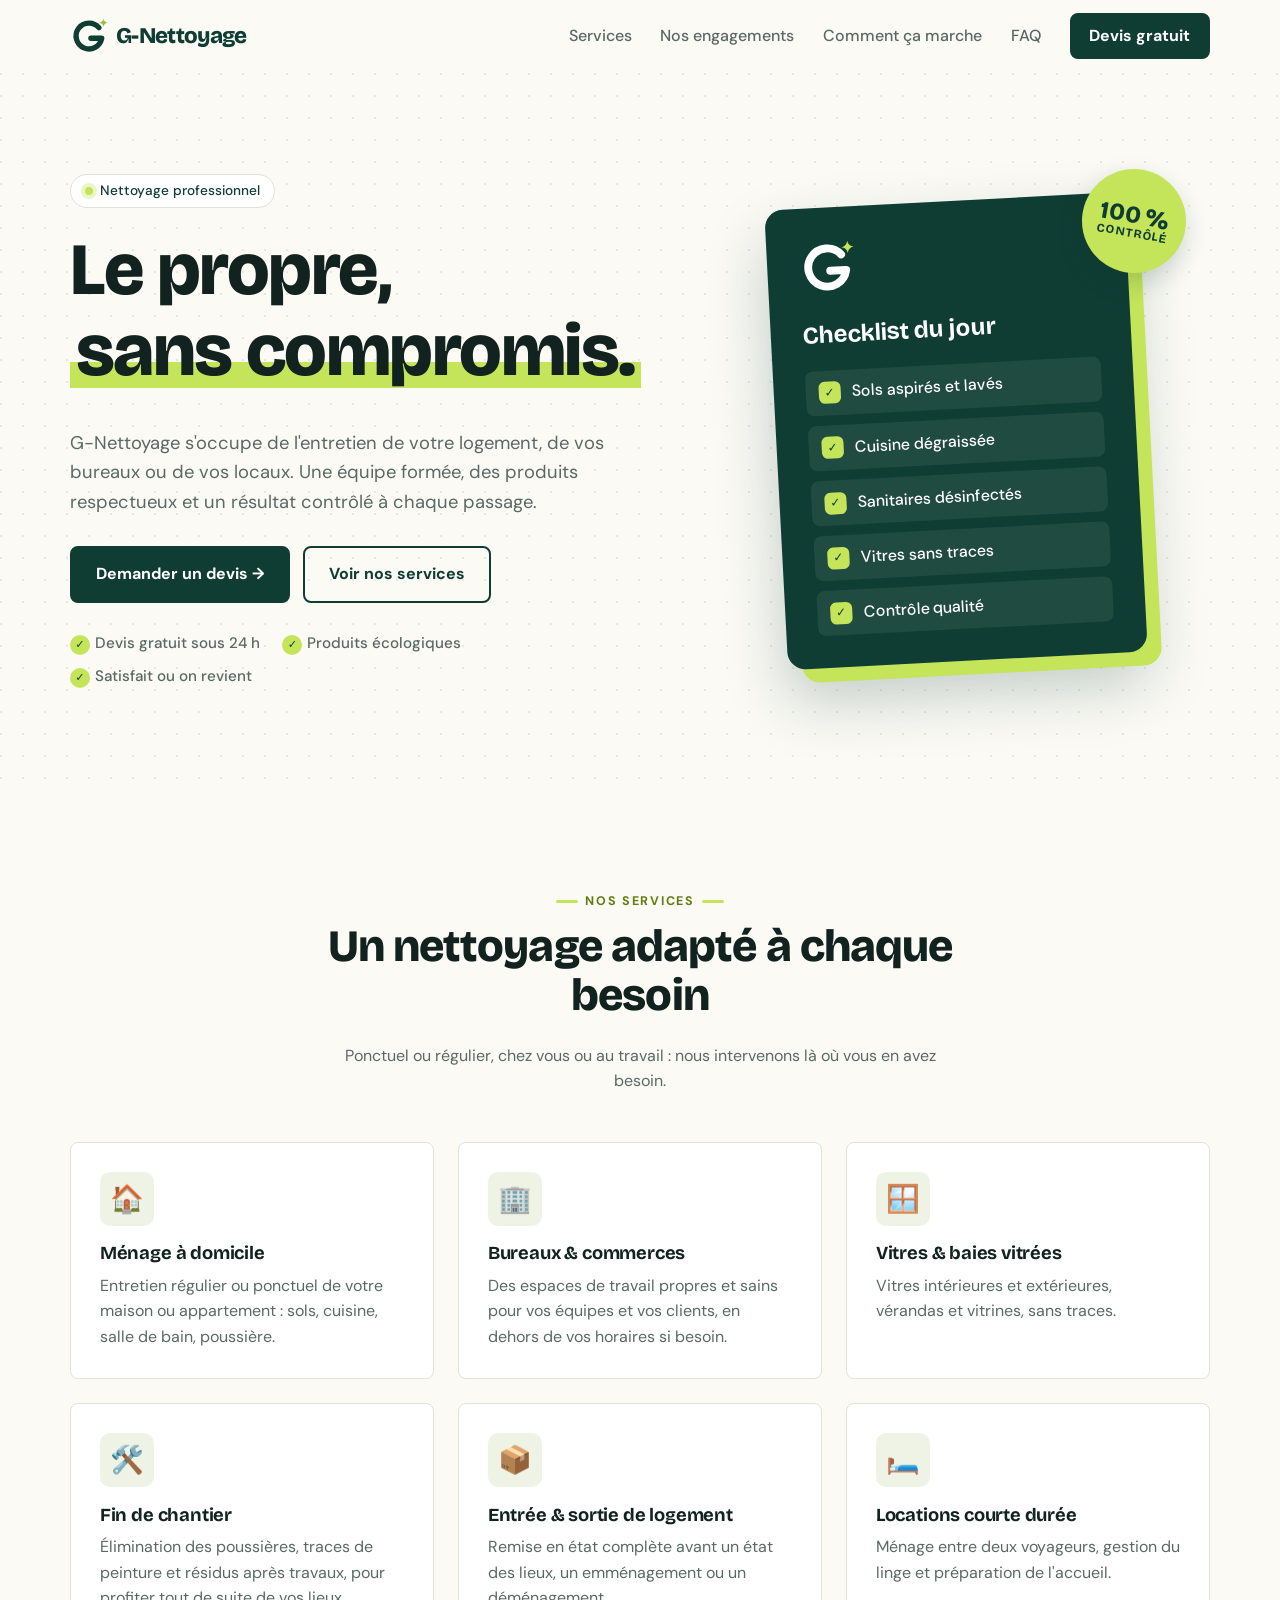
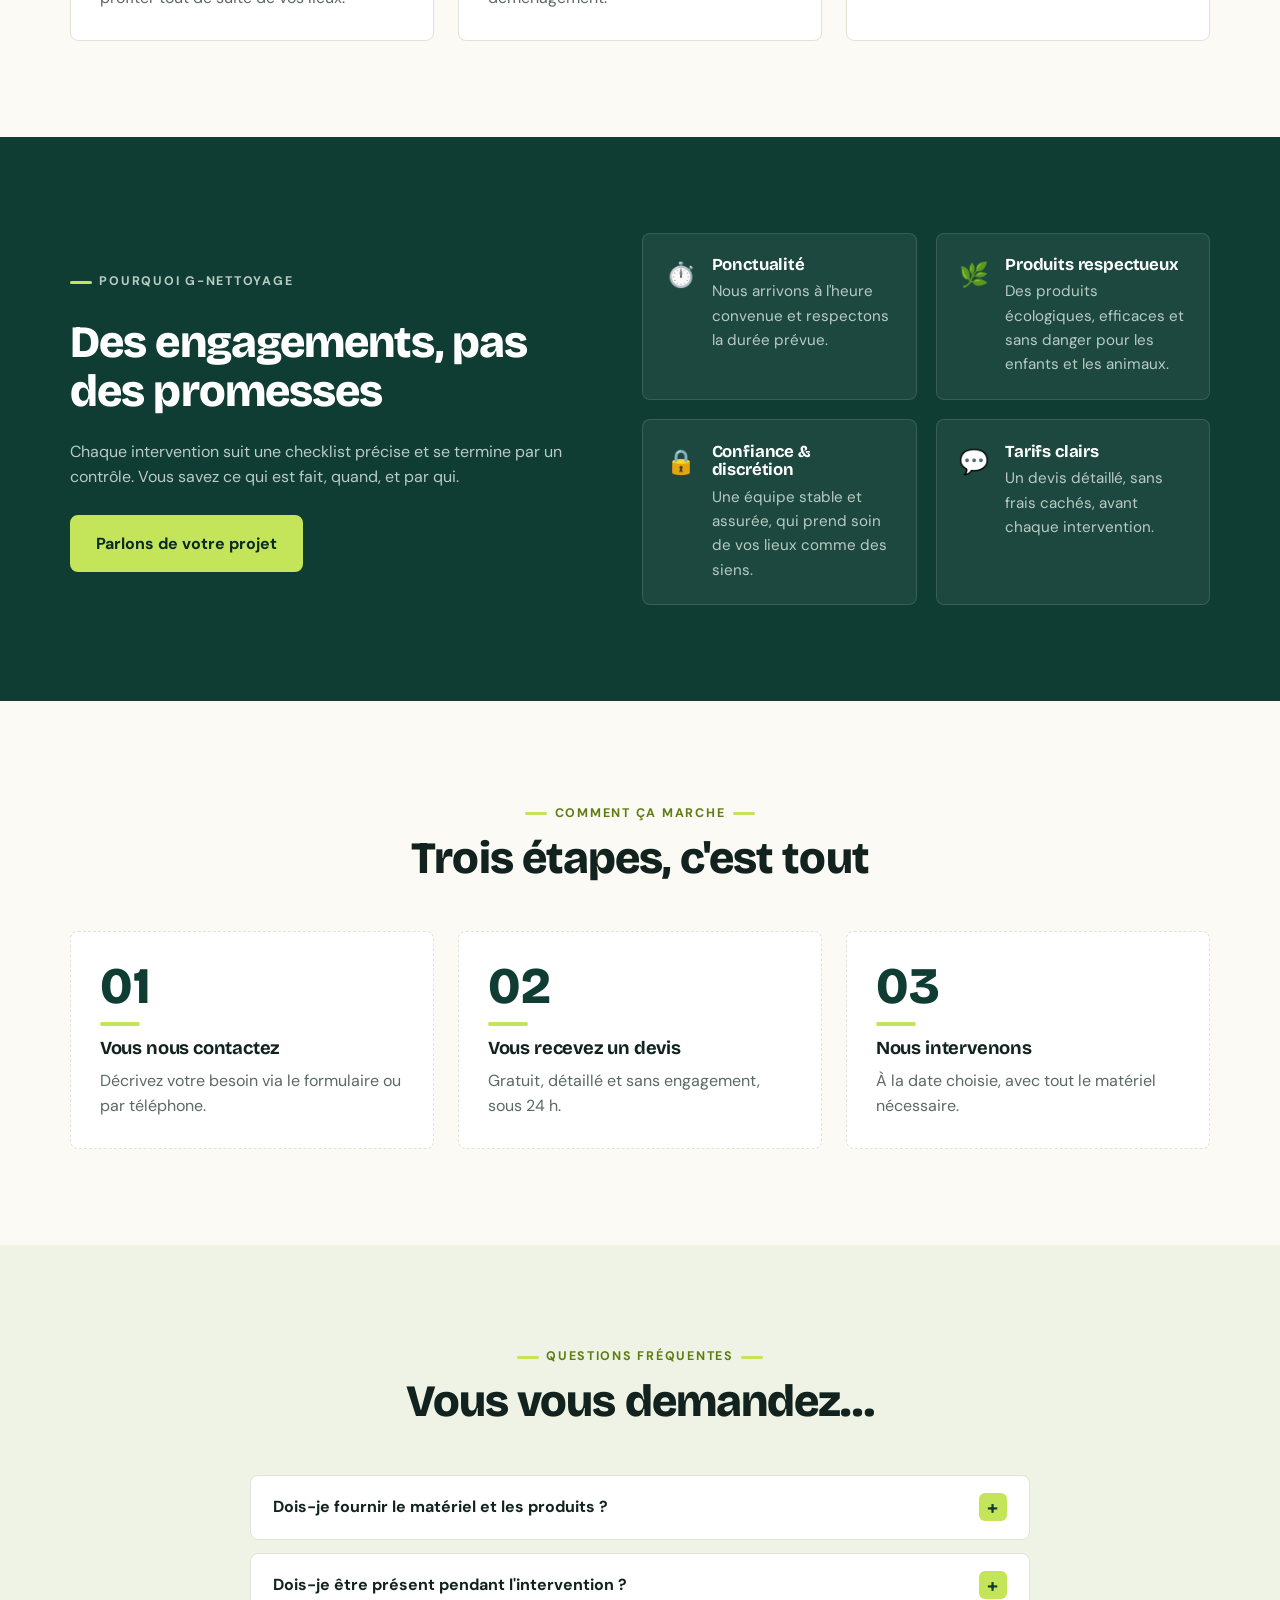
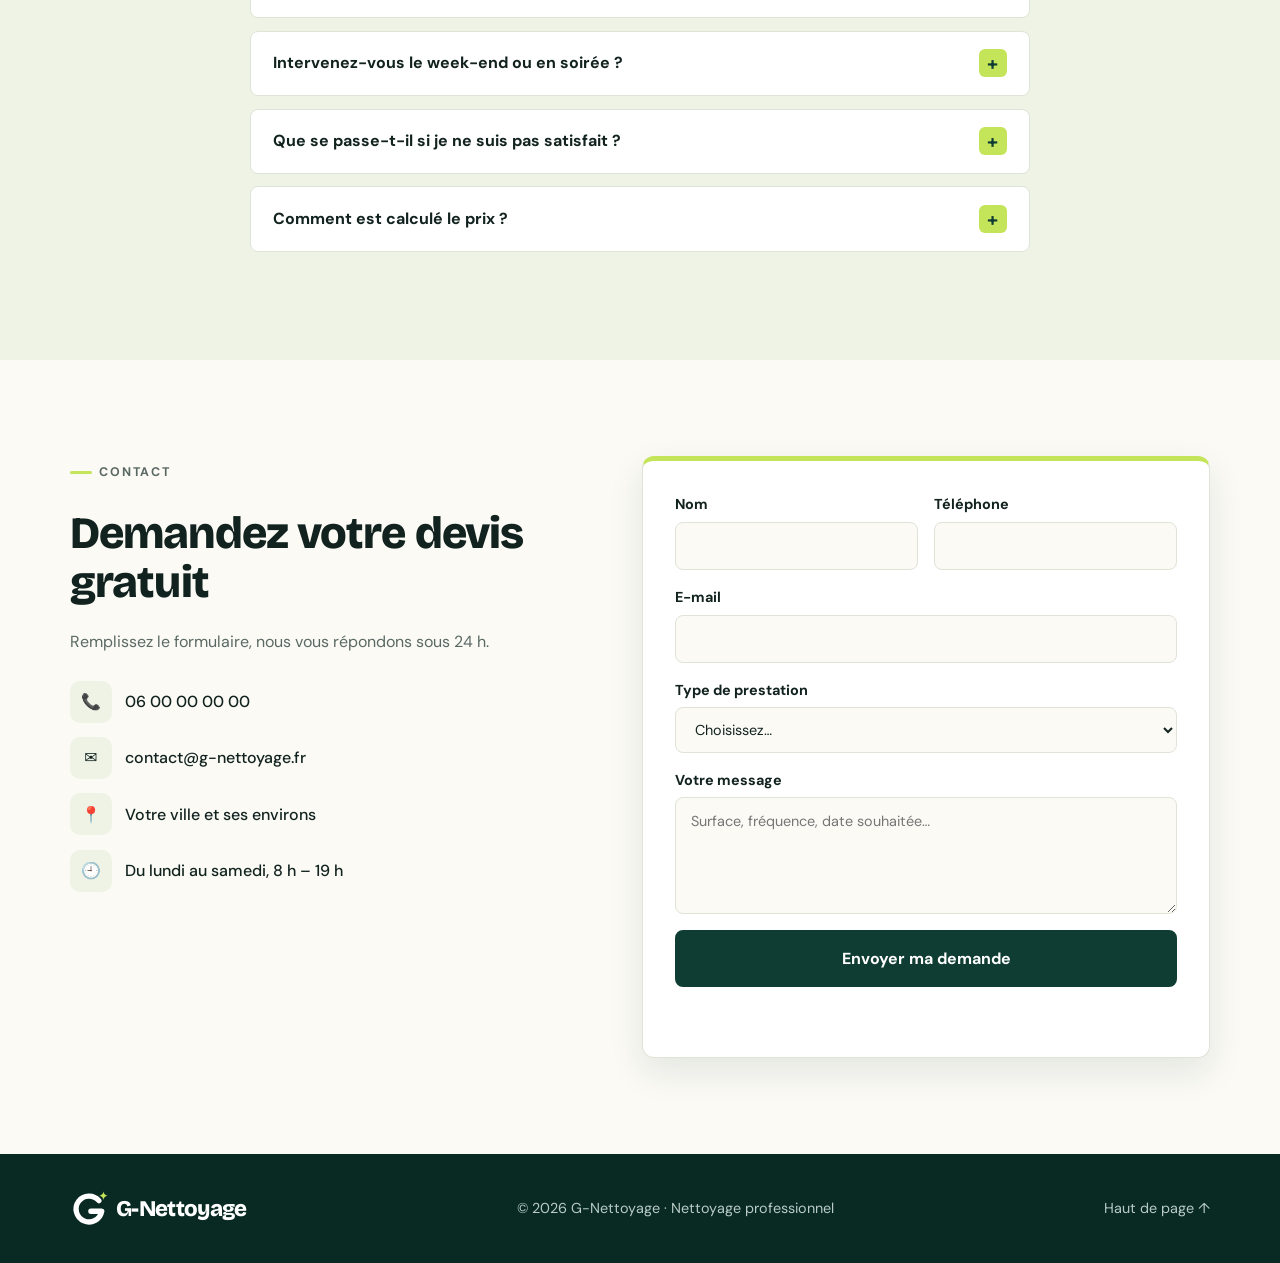
<file: g-nettoyage/index.html>
<!doctype html>
<html lang="fr">
<head>
  <meta charset="utf-8">
  <meta name="viewport" content="width=device-width, initial-scale=1">
  <title>G-Nettoyage — Nettoyage professionnel</title>
  <meta name="description" content="G-Nettoyage : ménage à domicile, nettoyage de bureaux, vitres, fin de chantier et remise en état. Devis gratuit sous 24 h.">
  <link rel="icon" href="assets/favicon.svg" type="image/svg+xml">
  <link rel="preconnect" href="https://fonts.googleapis.com">
  <link rel="preconnect" href="https://fonts.gstatic.com" crossorigin>
  <link href="https://fonts.googleapis.com/css2?family=Bricolage+Grotesque:opsz,wght@12..96,600;12..96,700;12..96,800&family=DM+Sans:opsz,wght@9..40,400;9..40,500;9..40,700&display=swap" rel="stylesheet">
  <link rel="stylesheet" href="styles.css">
</head>
<body>
  <svg width="0" height="0" style="position:absolute" aria-hidden="true">
    <symbol id="logo-mark" viewBox="0 0 100 100">
      <path d="M76 28A34 34 0 1 0 83.5 56H55" fill="none" stroke="var(--logo-g, #0f3d33)" stroke-width="14" stroke-linecap="round" stroke-linejoin="round"/>
      <path d="M88 4q1.4 9.6 11 11q-9.6 1.4-11 11q-1.4-9.6-11-11q9.6-1.4 11-11Z" fill="var(--logo-spark, #9cc22e)"/>
    </symbol>
  </svg>

  <!-- En-tête -->
  <header class="header" id="top">
    <div class="container header__inner">
      <a href="#top" class="logo" aria-label="G-Nettoyage, accueil">
        <svg class="logo__mark" aria-hidden="true"><use href="#logo-mark"/></svg>
        <span class="logo__name">G-Nettoyage</span>
      </a>
      <button class="nav-toggle" aria-label="Ouvrir le menu" aria-expanded="false" aria-controls="nav">
        <span></span><span></span><span></span>
      </button>
      <nav class="nav" id="nav">
        <a href="#services">Services</a>
        <a href="#pourquoi">Nos engagements</a>
        <a href="#methode">Comment ça marche</a>
        <a href="#faq">FAQ</a>
        <a href="#contact" class="btn btn--small">Devis gratuit</a>
      </nav>
    </div>
  </header>

  <main>
    <!-- Accueil -->
    <section class="hero">
      <div class="container hero__inner">
        <div class="hero__text">
          <p class="pill"><span class="pill__dot"></span> Nettoyage professionnel</p>
          <h1>Le propre,<br><span class="highlight">sans compromis.</span></h1>
          <p class="lead">G-Nettoyage s'occupe de l'entretien de votre logement, de vos bureaux ou de vos locaux. Une équipe formée, des produits respectueux et un résultat contrôlé à chaque passage.</p>
          <div class="hero__actions">
            <a href="#contact" class="btn">Demander un devis →</a>
            <a href="#services" class="btn btn--ghost">Voir nos services</a>
          </div>
          <ul class="hero__badges">
            <li>Devis gratuit sous 24 h</li>
            <li>Produits écologiques</li>
            <li>Satisfait ou on revient</li>
          </ul>
        </div>
        <div class="hero__visual" aria-hidden="true">
          <div class="hero__panel">
            <svg class="hero__mark"><use href="#logo-mark"/></svg>
            <p class="hero__title">Checklist du jour</p>
            <ul class="checklist">
              <li>Sols aspirés et lavés</li>
              <li>Cuisine dégraissée</li>
              <li>Sanitaires désinfectés</li>
              <li>Vitres sans traces</li>
              <li>Contrôle qualité</li>
            </ul>
          </div>
          <div class="hero__sticker">100&nbsp;%<br><small>contrôlé</small></div>
        </div>
      </div>
    </section>

    <!-- Services -->
    <section class="section" id="services">
      <div class="container">
        <div class="section__head">
          <p class="eyebrow">Nos services</p>
          <h2>Un nettoyage adapté à chaque besoin</h2>
          <p>Ponctuel ou régulier, chez vous ou au travail : nous intervenons là où vous en avez besoin.</p>
        </div>
        <div class="grid grid--3">
          <article class="card">
            <div class="card__icon">🏠</div>
            <h3>Ménage à domicile</h3>
            <p>Entretien régulier ou ponctuel de votre maison ou appartement : sols, cuisine, salle de bain, poussière.</p>
          </article>
          <article class="card">
            <div class="card__icon">🏢</div>
            <h3>Bureaux & commerces</h3>
            <p>Des espaces de travail propres et sains pour vos équipes et vos clients, en dehors de vos horaires si besoin.</p>
          </article>
          <article class="card">
            <div class="card__icon">🪟</div>
            <h3>Vitres & baies vitrées</h3>
            <p>Vitres intérieures et extérieures, vérandas et vitrines, sans traces.</p>
          </article>
          <article class="card">
            <div class="card__icon">🛠️</div>
            <h3>Fin de chantier</h3>
            <p>Élimination des poussières, traces de peinture et résidus après travaux, pour profiter tout de suite de vos lieux.</p>
          </article>
          <article class="card">
            <div class="card__icon">📦</div>
            <h3>Entrée & sortie de logement</h3>
            <p>Remise en état complète avant un état des lieux, un emménagement ou un déménagement.</p>
          </article>
          <article class="card">
            <div class="card__icon">🛏️</div>
            <h3>Locations courte durée</h3>
            <p>Ménage entre deux voyageurs, gestion du linge et préparation de l'accueil.</p>
          </article>
        </div>
      </div>
    </section>

    <!-- Engagements -->
    <section class="section section--dark" id="pourquoi">
      <div class="container split">
        <div>
          <p class="eyebrow">Pourquoi G-Nettoyage</p>
          <h2>Des engagements, pas des promesses</h2>
          <p>Chaque intervention suit une checklist précise et se termine par un contrôle. Vous savez ce qui est fait, quand, et par qui.</p>
          <a href="#contact" class="btn btn--lime">Parlons de votre projet</a>
        </div>
        <ul class="features">
          <li>
            <span class="features__icon">⏱️</span>
            <div><h3>Ponctualité</h3><p>Nous arrivons à l'heure convenue et respectons la durée prévue.</p></div>
          </li>
          <li>
            <span class="features__icon">🌿</span>
            <div><h3>Produits respectueux</h3><p>Des produits écologiques, efficaces et sans danger pour les enfants et les animaux.</p></div>
          </li>
          <li>
            <span class="features__icon">🔒</span>
            <div><h3>Confiance & discrétion</h3><p>Une équipe stable et assurée, qui prend soin de vos lieux comme des siens.</p></div>
          </li>
          <li>
            <span class="features__icon">💬</span>
            <div><h3>Tarifs clairs</h3><p>Un devis détaillé, sans frais cachés, avant chaque intervention.</p></div>
          </li>
        </ul>
      </div>
    </section>

    <!-- Méthode -->
    <section class="section" id="methode">
      <div class="container">
        <div class="section__head">
          <p class="eyebrow">Comment ça marche</p>
          <h2>Trois étapes, c'est tout</h2>
        </div>
        <ol class="steps">
          <li class="step">
            <span class="step__num">01</span>
            <h3>Vous nous contactez</h3>
            <p>Décrivez votre besoin via le formulaire ou par téléphone.</p>
          </li>
          <li class="step">
            <span class="step__num">02</span>
            <h3>Vous recevez un devis</h3>
            <p>Gratuit, détaillé et sans engagement, sous 24 h.</p>
          </li>
          <li class="step">
            <span class="step__num">03</span>
            <h3>Nous intervenons</h3>
            <p>À la date choisie, avec tout le matériel nécessaire.</p>
          </li>
        </ol>
      </div>
    </section>

    <!-- FAQ -->
    <section class="section section--tint" id="faq">
      <div class="container container--narrow">
        <div class="section__head">
          <p class="eyebrow">Questions fréquentes</p>
          <h2>Vous vous demandez…</h2>
        </div>
        <div class="faq">
          <details>
            <summary>Dois-je fournir le matériel et les produits ?</summary>
            <p>Non. Nous venons avec tout le nécessaire. Si vous préférez que nous utilisions vos propres produits, il suffit de nous le dire.</p>
          </details>
          <details>
            <summary>Dois-je être présent pendant l'intervention ?</summary>
            <p>Ce n'est pas obligatoire. De nombreux clients nous confient leurs clés. Nous convenons ensemble des modalités d'accès.</p>
          </details>
          <details>
            <summary>Intervenez-vous le week-end ou en soirée ?</summary>
            <p>Oui, sur demande, notamment pour les bureaux et commerces afin de ne pas gêner votre activité.</p>
          </details>
          <details>
            <summary>Que se passe-t-il si je ne suis pas satisfait ?</summary>
            <p>Prévenez-nous dans les 24 h : nous revenons reprendre les points concernés, sans frais supplémentaires.</p>
          </details>
          <details>
            <summary>Comment est calculé le prix ?</summary>
            <p>Selon la surface, le type de prestation et la fréquence. Le devis est gratuit et vous connaissez le prix exact avant de vous engager.</p>
          </details>
        </div>
      </div>
    </section>

    <!-- Contact -->
    <section class="section" id="contact">
      <div class="container split split--contact">
        <div>
          <p class="eyebrow">Contact</p>
          <h2>Demandez votre devis gratuit</h2>
          <p>Remplissez le formulaire, nous vous répondons sous 24 h.</p>
          <ul class="contact-list">
            <li><span>📞</span> <a href="tel:+33600000000">06 00 00 00 00</a></li>
            <li><span>✉️</span> <a href="mailto:contact@g-nettoyage.fr">contact@g-nettoyage.fr</a></li>
            <li><span>📍</span> Votre ville et ses environs</li>
            <li><span>🕘</span> Du lundi au samedi, 8 h – 19 h</li>
          </ul>
        </div>
        <form class="form" id="contact-form" novalidate>
          <div class="form__row">
            <label>Nom
              <input type="text" name="nom" autocomplete="name" required>
            </label>
            <label>Téléphone
              <input type="tel" name="telephone" autocomplete="tel">
            </label>
          </div>
          <label>E-mail
            <input type="email" name="email" autocomplete="email" required>
          </label>
          <label>Type de prestation
            <select name="service" required>
              <option value="">Choisissez…</option>
              <option>Ménage à domicile</option>
              <option>Bureaux & commerces</option>
              <option>Vitres & baies vitrées</option>
              <option>Fin de chantier</option>
              <option>Entrée / sortie de logement</option>
              <option>Location courte durée</option>
              <option>Autre</option>
            </select>
          </label>
          <label>Votre message
            <textarea name="message" rows="4" placeholder="Surface, fréquence, date souhaitée…" required></textarea>
          </label>
          <button type="submit" class="btn btn--full">Envoyer ma demande</button>
          <p class="form__status" role="status" aria-live="polite"></p>
        </form>
      </div>
    </section>
  </main>

  <footer class="footer">
    <div class="container footer__inner">
      <a href="#top" class="logo logo--light" aria-label="G-Nettoyage, haut de page">
        <svg class="logo__mark" aria-hidden="true"><use href="#logo-mark"/></svg>
        <span class="logo__name">G-Nettoyage</span>
      </a>
      <p>© <span id="year"></span> G-Nettoyage · Nettoyage professionnel</p>
      <a href="#top" class="footer__top">Haut de page ↑</a>
    </div>
  </footer>

  <script src="script.js"></script>
</body>
</html>
</file>
<file: g-nettoyage/styles.css>
:root {
  /* Charte G-Nettoyage : vert sapin, citron vert, blanc cassé */
  --primary: #0f3d33;
  --primary-dark: #082a23;
  --lime: #c4e45a;
  --lime-ink: #5f7d12;
  --ink: #12231f;
  --muted: #5a6964;
  --bg: #fbfaf5;
  --tint: #eff3e6;
  --line: #dfe4d6;
  --radius: 8px;
  --shadow: 0 14px 34px rgba(15, 61, 51, 0.10);
  --display: "Bricolage Grotesque", system-ui, sans-serif;
}

* { box-sizing: border-box; }
html { scroll-behavior: smooth; scroll-padding-top: 80px; }
body {
  margin: 0;
  font-family: "DM Sans", system-ui, -apple-system, sans-serif;
  color: var(--ink);
  background: var(--bg);
  line-height: 1.6;
  -webkit-font-smoothing: antialiased;
}
a { color: inherit; }
h1, h2, h3 { line-height: 1.1; margin: 0 0 .5em; font-family: var(--display); letter-spacing: -.02em; }
h1 { font-size: clamp(2.7rem, 6.5vw, 4.6rem); font-weight: 800; }
h2 { font-size: clamp(2rem, 4vw, 2.8rem); font-weight: 800; }
h3 { font-size: 1.15rem; font-weight: 700; letter-spacing: -.01em; }
p { margin: 0 0 1em; }

.container { width: min(1140px, 100% - 32px); margin-inline: auto; }
.container--narrow { width: min(780px, 100% - 32px); }

.eyebrow {
  display: inline-flex; align-items: center; gap: .6em;
  text-transform: uppercase;
  font-size: .78rem;
  font-weight: 700;
  letter-spacing: .14em;
  color: var(--lime-ink);
  margin-bottom: .8em;
}
.eyebrow::before { content: ""; width: 22px; height: 3px; border-radius: 2px; background: var(--lime); }
.section__head .eyebrow::after { content: ""; width: 22px; height: 3px; border-radius: 2px; background: var(--lime); }

.pill {
  display: inline-flex; align-items: center; gap: .55em;
  background: #fff; border: 1px solid var(--line); border-radius: 999px;
  padding: .35em 1em; font-size: .85rem; font-weight: 500; color: var(--primary);
  margin-bottom: 1.4rem;
}
.pill__dot { width: 8px; height: 8px; border-radius: 50%; background: var(--lime); box-shadow: 0 0 0 4px rgba(196, 228, 90, .35); }

.highlight {
  background: linear-gradient(transparent 62%, var(--lime) 62%, var(--lime) 92%, transparent 92%);
  padding: 0 .08em;
}
.lead { font-size: 1.15rem; color: var(--muted); max-width: 34em; }

/* Boutons */
.btn {
  display: inline-block;
  background: var(--primary);
  color: #fff;
  text-decoration: none;
  padding: .85em 1.5em;
  border-radius: var(--radius);
  border: 2px solid var(--primary);
  cursor: pointer;
  font: inherit;
  font-weight: 700;
  transition: background .2s, transform .2s, box-shadow .2s;
}
.btn:hover { background: var(--primary-dark); border-color: var(--primary-dark); transform: translateY(-2px); box-shadow: 4px 4px 0 var(--lime); }
.btn--ghost { background: transparent; color: var(--primary); }
.btn--ghost:hover { background: var(--tint); color: var(--primary); }
.btn--lime { background: var(--lime); border-color: var(--lime); color: var(--primary-dark); }
.btn--lime:hover { background: #d4ef72; border-color: #d4ef72; box-shadow: 4px 4px 0 rgba(255, 255, 255, .25); }
.btn--small { padding: .5em 1.1em; }
.btn--full { width: 100%; }

/* En-tête */
.header {
  position: sticky; top: 0; z-index: 50;
  background: rgba(251, 250, 245, .92);
  backdrop-filter: blur(10px);
  border-bottom: 1px solid transparent;
  transition: border-color .2s, box-shadow .2s;
}
.header.is-scrolled { border-color: var(--line); box-shadow: 0 2px 12px rgba(15, 61, 51, .05); }
.header__inner { display: flex; align-items: center; justify-content: space-between; height: 72px; }
.logo { display: flex; align-items: center; gap: .5rem; text-decoration: none; color: var(--primary); }
.logo__mark { width: 38px; height: 38px; flex-shrink: 0; }
.logo__name { font-family: var(--display); font-weight: 800; font-size: 1.4rem; letter-spacing: -.03em; }
.logo--light { color: #fff; --logo-g: #fff; --logo-spark: var(--lime); }

.nav { display: flex; align-items: center; gap: 1.8rem; }
.nav a:not(.btn) { text-decoration: none; font-weight: 500; color: var(--muted); transition: color .2s; }
.nav a:not(.btn):hover { color: var(--primary); }

.nav-toggle { display: none; background: none; border: 0; padding: 8px; cursor: pointer; }
.nav-toggle span { display: block; width: 24px; height: 2px; background: var(--ink); margin: 5px 0; transition: transform .25s, opacity .25s; }
.nav-toggle[aria-expanded="true"] span:nth-child(1) { transform: translateY(7px) rotate(45deg); }
.nav-toggle[aria-expanded="true"] span:nth-child(2) { opacity: 0; }
.nav-toggle[aria-expanded="true"] span:nth-child(3) { transform: translateY(-7px) rotate(-45deg); }

/* Hero */
.hero {
  background:
    radial-gradient(circle at 1px 1px, rgba(15, 61, 51, .09) 1px, transparent 0) 0 0 / 22px 22px,
    var(--bg);
  padding: clamp(3rem, 8vw, 6rem) 0;
  overflow: hidden;
}
.hero__inner { display: grid; grid-template-columns: 1.15fr 1fr; gap: 3rem; align-items: center; }
.hero__actions { display: flex; flex-wrap: wrap; gap: .8rem; margin: 1.8rem 0; }
.hero__badges { list-style: none; padding: 0; margin: 0; display: flex; flex-wrap: wrap; gap: .5rem 1.4rem; color: var(--muted); font-weight: 500; font-size: .95rem; }
.hero__badges li::before { content: "✓"; display: inline-grid; place-items: center; width: 20px; height: 20px; margin-right: .45em; border-radius: 50%; background: var(--lime); color: var(--primary); font-size: .7rem; font-weight: 700; }

.hero__visual { position: relative; display: grid; place-items: center; padding: 2rem 0; }
.hero__panel {
  position: relative;
  width: min(360px, 100%);
  background: var(--primary);
  color: #fff;
  border-radius: 18px;
  padding: 2rem;
  transform: rotate(-3deg);
  box-shadow: 14px 14px 0 var(--lime), 0 30px 60px rgba(15, 61, 51, .25);
  --logo-g: #fff; --logo-spark: var(--lime);
  animation: float 7s ease-in-out infinite;
}
.hero__mark { width: 56px; height: 56px; }
.hero__title { font-family: var(--display); font-size: 1.5rem; font-weight: 700; margin: .8rem 0 1rem; }
.checklist { list-style: none; padding: 0; margin: 0; display: grid; gap: .65rem; }
.checklist li { display: flex; align-items: center; gap: .7rem; padding: .6rem .8rem; border-radius: 8px; background: rgba(255, 255, 255, .07); font-weight: 500; }
.checklist li::before { content: "✓"; display: grid; place-items: center; width: 22px; height: 22px; border-radius: 6px; background: var(--lime); color: var(--primary); font-size: .75rem; font-weight: 700; flex-shrink: 0; }
.hero__sticker {
  position: absolute; top: 0; right: max(0px, calc(50% - 230px));
  width: 104px; height: 104px; border-radius: 50%;
  display: grid; place-content: center; text-align: center;
  background: var(--lime); color: var(--primary);
  font-family: var(--display); font-weight: 800; font-size: 1.5rem; line-height: 1;
  transform: rotate(10deg);
  box-shadow: 0 10px 24px rgba(15, 61, 51, .2);
}
.hero__sticker small { font-size: .75rem; font-weight: 700; text-transform: uppercase; letter-spacing: .08em; }
@keyframes float { 50% { transform: rotate(-3deg) translateY(-10px); } }

/* Sections */
.section { padding: clamp(3.5rem, 8vw, 6rem) 0; }
.section--tint { background: var(--tint); }
.section--dark { background: var(--primary); color: #fff; }
.section--dark .eyebrow { color: var(--lime); }
.section__head { text-align: center; max-width: 640px; margin: 0 auto 3rem; }
.section__head p:last-child { color: var(--muted); }

.grid { display: grid; gap: 1.5rem; }
.grid--3 { grid-template-columns: repeat(3, 1fr); }

.card {
  position: relative;
  background: #fff;
  border: 1px solid var(--line);
  border-radius: var(--radius);
  padding: 1.8rem;
  overflow: hidden;
  transition: transform .25s, box-shadow .25s, border-color .25s;
}
.card::before { content: ""; position: absolute; inset: 0 0 auto; height: 4px; background: var(--lime); transform: scaleX(0); transform-origin: left; transition: transform .3s; }
.card:hover { transform: translateY(-4px); box-shadow: var(--shadow); border-color: transparent; }
.card:hover::before { transform: scaleX(1); }
.card__icon { font-size: 1.7rem; width: 54px; height: 54px; display: grid; place-items: center; border-radius: 10px; background: var(--tint); margin-bottom: 1.1rem; }
.card p { color: var(--muted); margin: 0; }

.split { display: grid; grid-template-columns: 1fr 1.1fr; gap: 3.5rem; align-items: center; }
.split > div > p { color: var(--muted); margin-bottom: 1.6rem; }
.section--dark .split > div > p { color: #b9cbc5; }

.features { list-style: none; padding: 0; margin: 0; display: grid; grid-template-columns: 1fr 1fr; gap: 1.2rem; }
.features li { background: rgba(255, 255, 255, .06); border: 1px solid rgba(255, 255, 255, .12); border-radius: var(--radius); padding: 1.4rem; display: flex; gap: 1rem; transition: background .25s, border-color .25s; }
.features li:hover { background: rgba(255, 255, 255, .1); border-color: var(--lime); }
.features__icon { font-size: 1.5rem; flex-shrink: 0; }
.features h3 { font-size: 1.05rem; margin-bottom: .3em; }
.features p { color: #b9cbc5; margin: 0; font-size: .95rem; }

.steps { list-style: none; padding: 0; margin: 0; display: grid; grid-template-columns: repeat(3, 1fr); gap: 1.5rem; }
.step { position: relative; padding: 1.8rem; border: 1px dashed var(--line); border-radius: var(--radius); background: #fff; }
.step__num {
  display: block;
  font-family: var(--display); font-size: 3.2rem; font-weight: 800; line-height: 1;
  color: var(--primary);
  -webkit-text-stroke: 0;
  margin-bottom: .8rem;
}
.step__num::after { content: ""; display: block; width: 40px; height: 4px; margin-top: .6rem; border-radius: 2px; background: var(--lime); }
.step p { color: var(--muted); margin: 0; }

/* FAQ */
.faq details { background: #fff; border-radius: var(--radius); margin-bottom: .8rem; padding: 0 1.4rem; border: 1px solid var(--line); }
.faq details[open] { border-color: var(--primary); }
.faq summary { cursor: pointer; font-weight: 700; padding: 1.1rem 0; list-style: none; display: flex; justify-content: space-between; align-items: center; gap: 1rem; }
.faq summary::-webkit-details-marker { display: none; }
.faq summary::after { content: "+"; display: grid; place-items: center; flex-shrink: 0; width: 28px; height: 28px; border-radius: 6px; background: var(--lime); color: var(--primary); font-size: 1.2rem; transition: transform .2s; }
.faq details[open] summary::after { transform: rotate(45deg); }
.faq details p { color: var(--muted); padding-bottom: 1.1rem; margin: 0; }

/* Contact */
.split--contact { align-items: start; }
.contact-list { list-style: none; padding: 0; margin: 0; display: grid; gap: .9rem; }
.contact-list li { display: flex; align-items: center; gap: .8rem; font-weight: 500; }
.contact-list span { width: 42px; height: 42px; display: grid; place-items: center; border-radius: 10px; background: var(--tint); }
.contact-list a { text-decoration: none; }
.contact-list a:hover { color: var(--primary); text-decoration: underline; text-decoration-color: var(--lime); text-decoration-thickness: 3px; }

.form { background: #fff; border: 1px solid var(--line); border-top: 5px solid var(--lime); border-radius: 12px; padding: 2rem; box-shadow: var(--shadow); display: grid; gap: 1rem; }
.form__row { display: grid; grid-template-columns: 1fr 1fr; gap: 1rem; }
.form label { display: grid; gap: .35rem; font-weight: 700; font-size: .9rem; }
.form input, .form select, .form textarea {
  font: inherit; font-weight: 400;
  padding: .8em 1em;
  border: 1.5px solid var(--line);
  border-radius: 8px;
  background: var(--bg);
  color: var(--ink);
  transition: border-color .2s, box-shadow .2s;
  width: 100%;
}
.form textarea { resize: vertical; }
.form input:focus, .form select:focus, .form textarea:focus { outline: none; border-color: var(--primary); box-shadow: 0 0 0 4px rgba(196, 228, 90, .4); }
.form .is-invalid { border-color: #d64545; }
.form__status { margin: 0; font-weight: 500; min-height: 1.4em; }
.form__status.is-ok { color: var(--lime-ink); }
.form__status.is-error { color: #d64545; }

/* Pied de page */
.footer { background: var(--primary-dark); color: #b9cbc5; padding: 2.2rem 0; }
.footer__inner { display: flex; align-items: center; justify-content: space-between; flex-wrap: wrap; gap: 1rem; }
.footer p { margin: 0; font-size: .9rem; }
.footer__top { text-decoration: none; font-size: .9rem; }
.footer__top:hover { color: var(--lime); }

/* Apparition au défilement */
.reveal { opacity: 0; transform: translateY(20px); transition: opacity .6s ease, transform .6s ease; }
.reveal.is-visible { opacity: 1; transform: none; }

/* Responsive */
@media (max-width: 960px) {
  .grid--3 { grid-template-columns: repeat(2, 1fr); }
  .hero__inner, .split { grid-template-columns: 1fr; gap: 2.5rem; }
}
@media (max-width: 760px) {
  .nav-toggle { display: block; }
  .nav {
    position: absolute; top: 72px; left: 0; right: 0;
    flex-direction: column; align-items: stretch; gap: 0;
    background: var(--bg); border-bottom: 1px solid var(--line);
    padding: .5rem 16px 1.2rem;
    display: none;
  }
  .nav.is-open { display: flex; }
  .nav a:not(.btn) { padding: .9rem 0; border-bottom: 1px solid var(--line); }
  .nav .btn { margin-top: 1rem; text-align: center; }
  .grid--3, .features, .steps, .form__row { grid-template-columns: 1fr; }
  .form { padding: 1.4rem; }
  .hero__sticker { width: 84px; height: 84px; font-size: 1.2rem; right: 0; }
}

@media (prefers-reduced-motion: reduce) {
  *, *::before, *::after { animation: none !important; transition: none !important; }
  html { scroll-behavior: auto; }
  .reveal { opacity: 1; transform: none; }
}
</file>
